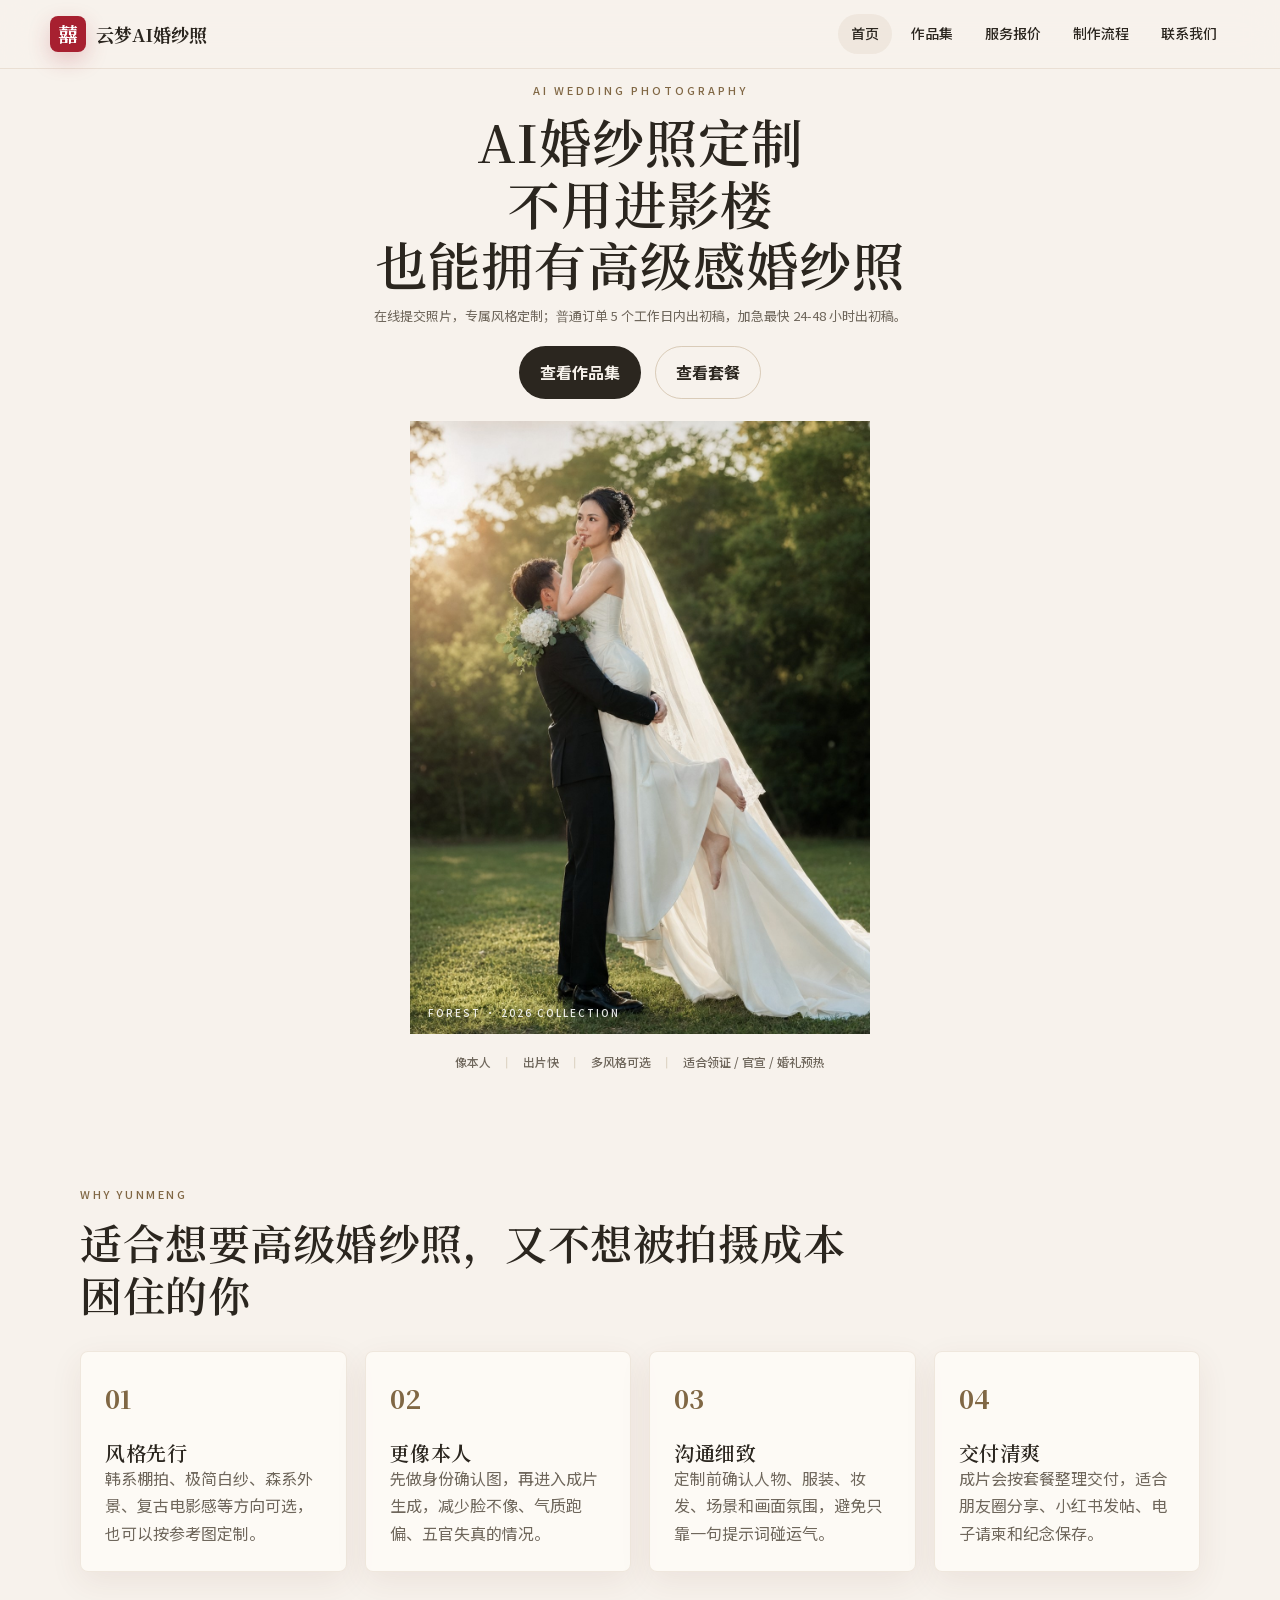
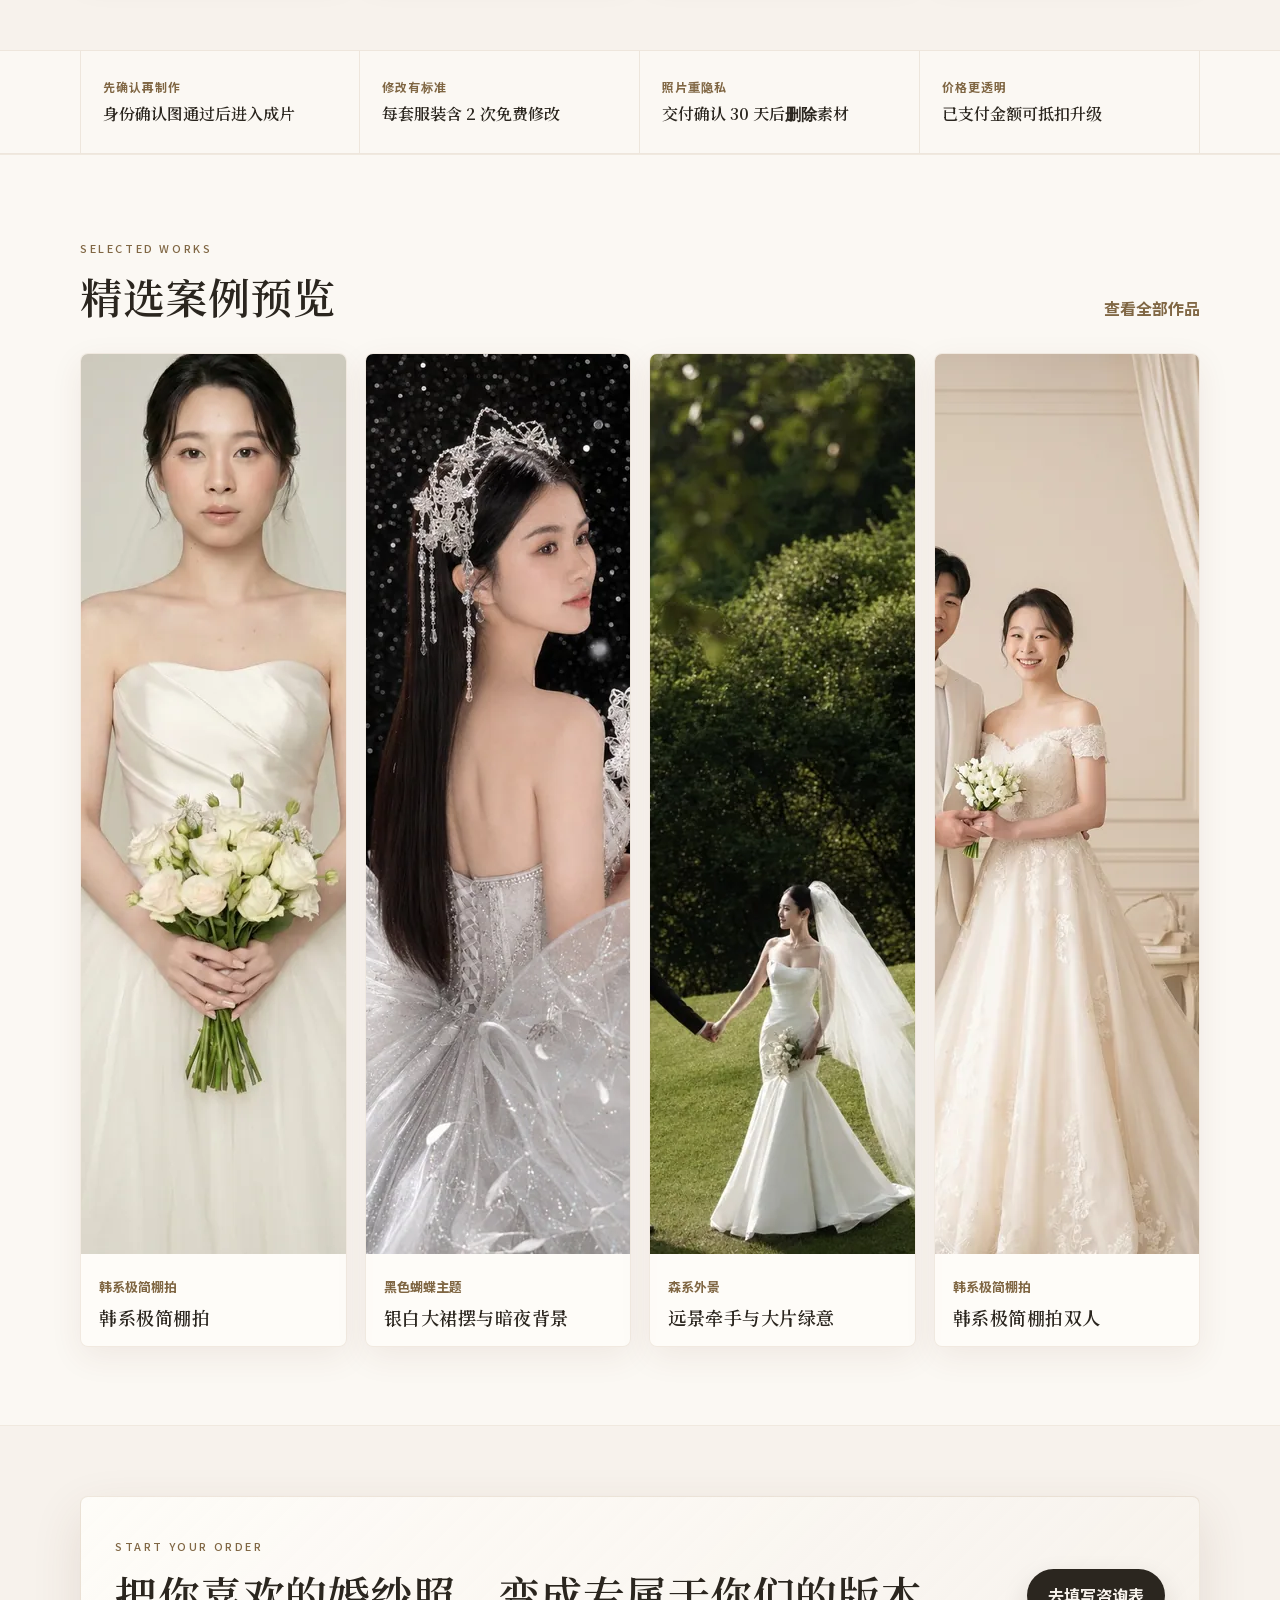
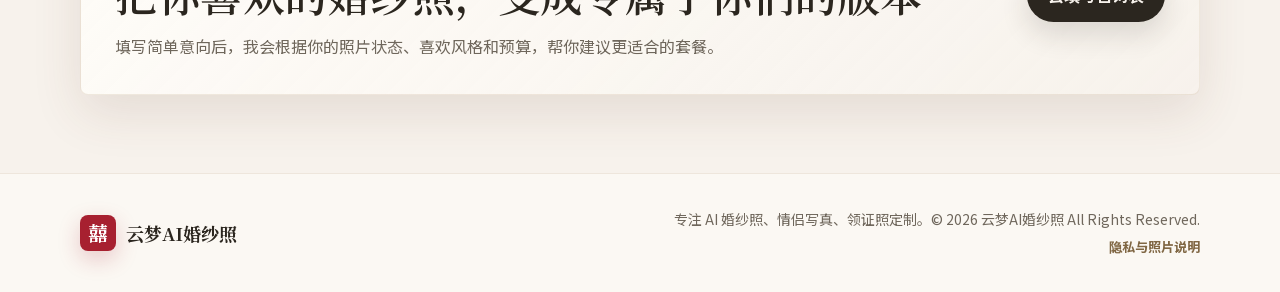
<file: index.html>
<!DOCTYPE html>
<html lang="zh-CN">
<head>
  <meta charset="UTF-8">
  <meta name="viewport" content="width=device-width, initial-scale=1.0">
  <meta name="description" content="云梦AI婚纱照，专注高级、温柔、真实的 AI 婚纱照定制服务。">
  <title>云梦AI婚纱照｜AI婚纱照定制服务</title>
  <link rel="icon" href="images/favicon.svg" type="image/svg+xml">
  <link rel="preload" as="image" href="images/forest-wedding-04.jpg">
  <link rel="stylesheet" href="css/style.css?v=20260710-phase4">
</head>
<body class="home-page">
  <header class="site-header">
    <nav class="nav-wrap" aria-label="主导航">
      <a class="brand" href="index.html" aria-label="云梦AI婚纱照首页">
        <span class="seal">囍</span>
        <span>云梦AI婚纱照</span>
      </a>
      <button class="nav-toggle" type="button" aria-label="展开导航" aria-expanded="false">
        <span></span>
        <span></span>
        <span></span>
      </button>
      <div class="nav-links">
        <a class="active" href="index.html">首页</a>
        <a href="portfolio.html">作品集</a>
        <a href="services.html">服务报价</a>
        <a href="process.html">制作流程</a>
        <a href="contact.html">联系我们</a>
      </div>
    </nav>
  </header>

  <main>
    <section class="hero hero-home">
      <div class="container hero-grid">
        <div class="hero-copy">
          <span class="hero-kicker">AI WEDDING PHOTOGRAPHY</span>
          <h1>AI婚纱照定制<br>不用进影楼<br>也能拥有高级感婚纱照</h1>
          <p>在线提交照片，专属风格定制；普通订单 5 个工作日内出初稿，加急最快 24-48 小时出初稿。</p>
          <div class="hero-actions">
            <a class="btn btn-primary" href="portfolio.html">查看作品集</a>
            <a class="btn btn-ghost" href="services.html">查看套餐</a>
          </div>
          <div class="hero-visual-card">
            <img src="images/forest-wedding-04.jpg" alt="云梦AI婚纱照森系外景主视觉" fetchpriority="high">
            <span class="hero-series-label">FOREST · 2026 COLLECTION</span>
          </div>
          <ul class="hero-pills" aria-label="服务特点">
            <li>像本人</li>
            <li>出片快</li>
            <li>多风格可选</li>
            <li>适合领证 / 官宣 / 婚礼预热</li>
          </ul>
        </div>
      </div>
    </section>

    <section class="section">
      <div class="container">
        <div class="section-heading">
          <span class="section-kicker">Why Yunmeng</span>
          <h2>适合想要高级婚纱照，又不想被拍摄成本困住的你</h2>
        </div>
        <div class="feature-grid">
          <article class="feature-card">
            <span class="feature-number">01</span>
            <h3>风格先行</h3>
            <p>韩系棚拍、极简白纱、森系外景、复古电影感等方向可选，也可以按参考图定制。</p>
          </article>
          <article class="feature-card">
            <span class="feature-number">02</span>
            <h3>更像本人</h3>
            <p>先做身份确认图，再进入成片生成，减少脸不像、气质跑偏、五官失真的情况。</p>
          </article>
          <article class="feature-card">
            <span class="feature-number">03</span>
            <h3>沟通细致</h3>
            <p>定制前确认人物、服装、妆发、场景和画面氛围，避免只靠一句提示词碰运气。</p>
          </article>
          <article class="feature-card">
            <span class="feature-number">04</span>
            <h3>交付清爽</h3>
            <p>成片会按套餐整理交付，适合朋友圈分享、小红书发帖、电子请柬和纪念保存。</p>
          </article>
        </div>
      </div>
    </section>

    <section class="trust-band" aria-label="服务承诺">
      <div class="container trust-grid">
        <div><span>先确认再制作</span><strong>身份确认图通过后进入成片</strong></div>
        <div><span>修改有标准</span><strong>每套服装含 2 次免费修改</strong></div>
        <div><span>照片重隐私</span><strong>交付确认 30 天后删除素材</strong></div>
        <div><span>价格更透明</span><strong>已支付金额可抵扣升级</strong></div>
      </div>
    </section>

    <section class="section section-soft">
      <div class="container">
        <div class="section-heading row-heading">
          <div>
            <span class="section-kicker">Selected Works</span>
            <h2>精选案例预览</h2>
          </div>
          <a class="text-link" href="portfolio.html">查看全部作品</a>
        </div>
        <div class="case-grid preview-grid" data-cases-target="featured"></div>
      </div>
    </section>

    <section class="section cta-band">
      <div class="container cta-inner">
        <div>
          <span class="section-kicker">Start Your Order</span>
          <h2>把你喜欢的婚纱照，变成专属于你们的版本</h2>
          <p>填写简单意向后，我会根据你的照片状态、喜欢风格和预算，帮你建议更适合的套餐。</p>
        </div>
        <a class="btn btn-primary" href="contact.html">去填写咨询表</a>
      </div>
    </section>
  </main>

  <footer class="site-footer">
    <div class="container footer-grid">
      <a class="brand" href="index.html">
        <span class="seal">囍</span>
        <span>云梦AI婚纱照</span>
      </a>
      <div class="footer-meta">
        <p>专注 AI 婚纱照、情侣写真、领证照定制。© 2026 云梦AI婚纱照 All Rights Reserved.</p>
        <a href="privacy.html">隐私与照片说明</a>
      </div>
    </div>
  </footer>

  <script src="js/cases.js?v=20260710-cms4"></script>
  <script src="js/main.js?v=20260710-contact2"></script>
</body>
</html>
</file>
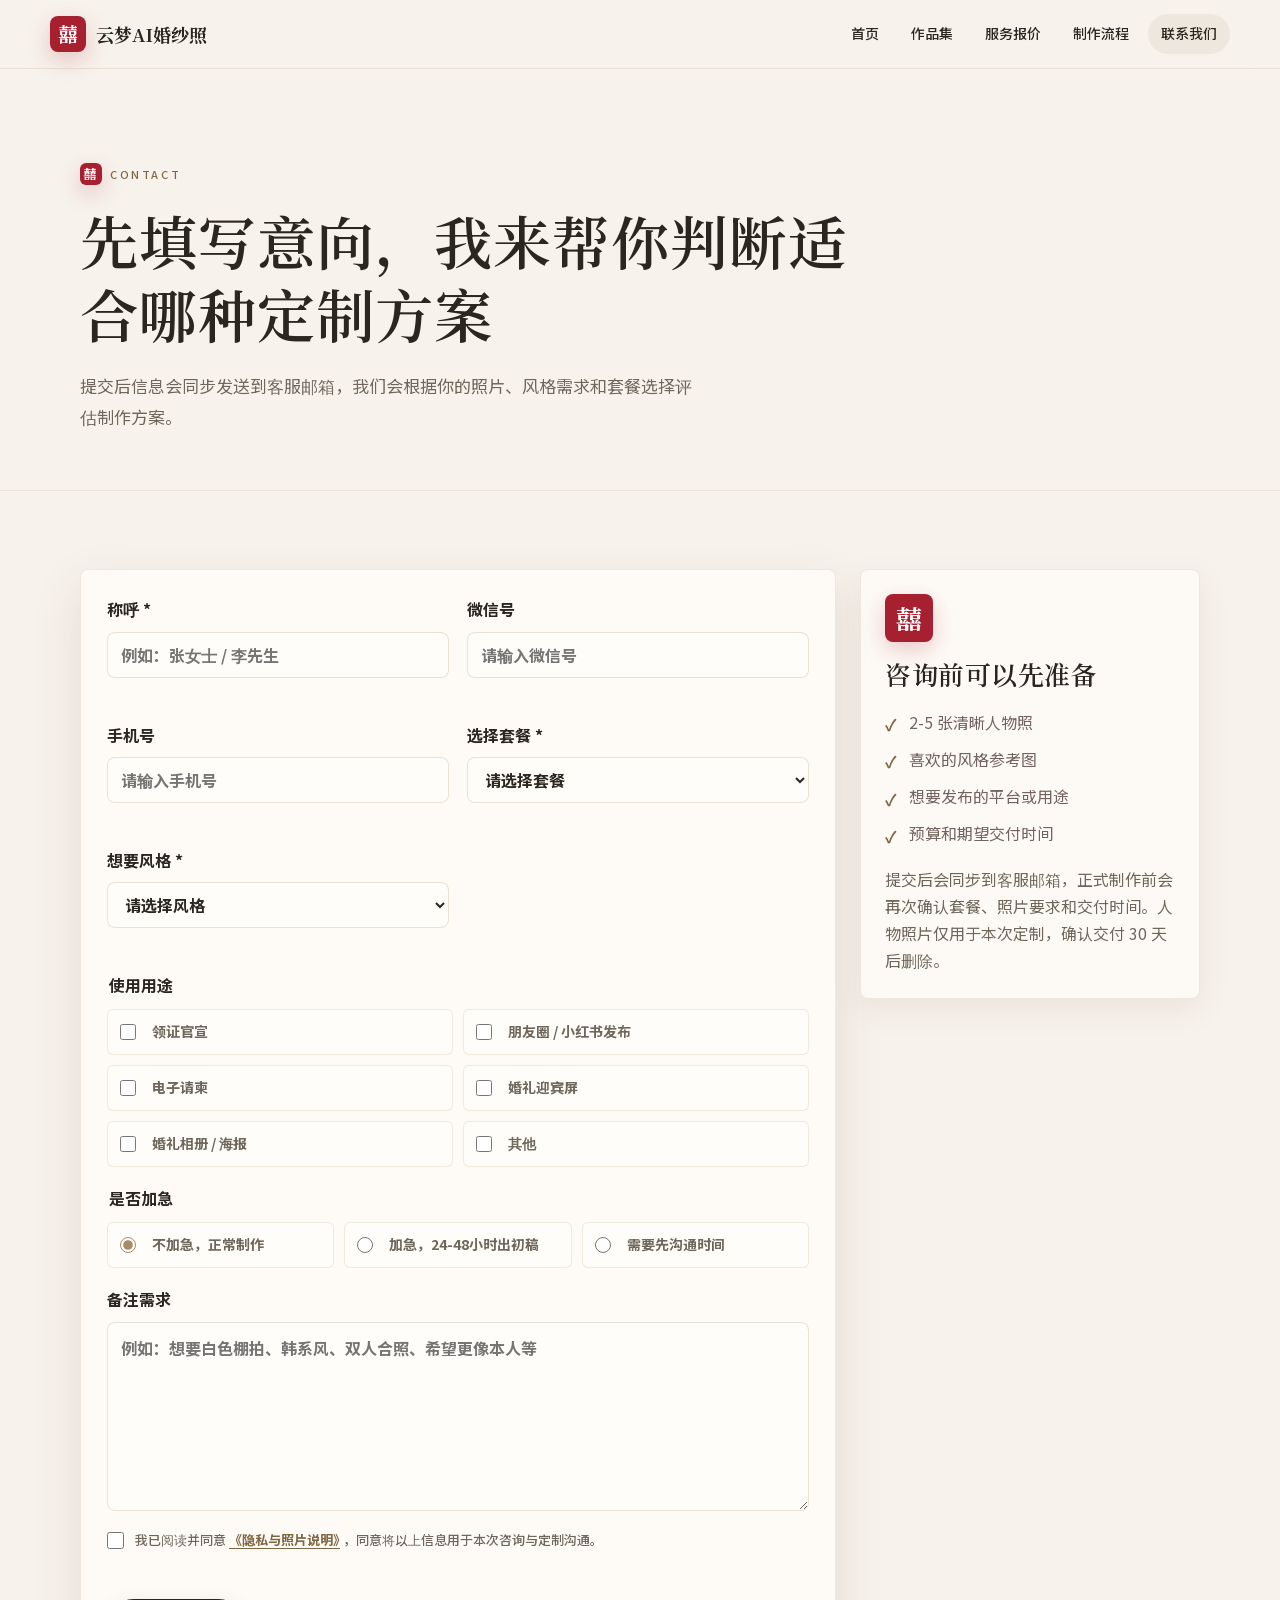
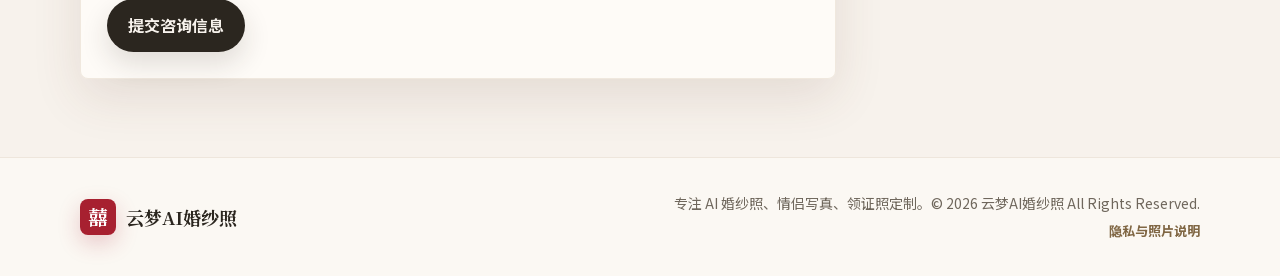
<file: contact.html>
<!DOCTYPE html>
<html lang="zh-CN">
<head>
  <meta charset="UTF-8">
  <meta name="viewport" content="width=device-width, initial-scale=1.0">
  <meta name="description" content="联系云梦AI婚纱照，填写 AI 婚纱照定制咨询表。">
  <title>联系我们｜云梦AI婚纱照</title>
  <link rel="icon" href="images/favicon.svg" type="image/svg+xml">
  <link rel="stylesheet" href="css/style.css?v=20260710-phase4">
</head>
<body>
  <header class="site-header">
    <nav class="nav-wrap" aria-label="主导航">
      <a class="brand" href="index.html"><span class="seal">囍</span><span>云梦AI婚纱照</span></a>
      <button class="nav-toggle" type="button" aria-label="展开导航" aria-expanded="false"><span></span><span></span><span></span></button>
      <div class="nav-links">
        <a href="index.html">首页</a>
        <a href="portfolio.html">作品集</a>
        <a href="services.html">服务报价</a>
        <a href="process.html">制作流程</a>
        <a class="active" href="contact.html">联系我们</a>
      </div>
    </nav>
  </header>

  <main>
    <section class="page-hero">
      <div class="container">
        <span class="eyebrow"><span class="mini-seal">囍</span> Contact</span>
        <h1>先填写意向，我来帮你判断适合哪种定制方案</h1>
        <p>提交后信息会同步发送到客服邮箱，我们会根据你的照片、风格需求和套餐选择评估制作方案。</p>
      </div>
    </section>

    <section class="section">
      <div class="container contact-layout">
        <div class="contact-main">
          <form class="order-form" id="contactForm" action="https://formspree.io/f/xqevoron" method="POST" novalidate>
            <div class="form-alert" id="formAlert" role="alert" aria-live="assertive" hidden></div>
            <div class="form-grid">
              <label>
                <span>称呼 *</span>
                <input type="text" name="name" placeholder="例如：张女士 / 李先生" required>
                <small class="error-message"></small>
              </label>
              <label>
                <span>微信号</span>
                <input type="text" name="wechat" placeholder="请输入微信号">
                <small class="error-message"></small>
              </label>
              <label>
                <span>手机号</span>
                <input type="tel" name="phone" placeholder="请输入手机号">
                <small class="error-message"></small>
              </label>
              <label>
                <span>选择套餐 *</span>
                <select name="package" id="packageSelect" data-package-select required>
                  <option value="">请选择套餐</option>
                  <option value="29.9元体验试拍版">29.9元体验试拍版</option>
                  <option value="199元效果确认版">199元效果确认版</option>
                  <option value="599元婚礼实用版">599元婚礼实用版</option>
                  <option value="999元婚礼全流程版">999元婚礼全流程版</option>
                  <option value="还不确定，想先咨询">还不确定，想先咨询</option>
                </select>
                <small class="error-message"></small>
              </label>
              <label>
                <span>想要风格 *</span>
                <select name="style" data-style-select required>
                  <option value="">请选择风格</option>
                  <option value="韩系极简棚拍">韩系极简棚拍</option>
                  <option value="森系外景">森系外景</option>
                  <option value="黑色蝴蝶主题">黑色蝴蝶主题</option>
                  <option value="还不确定，需要推荐">还不确定，需要推荐</option>
                </select>
                <small class="error-message"></small>
              </label>
            </div>
            <fieldset class="option-field">
              <legend>使用用途</legend>
              <div class="option-grid">
                <label class="choice-item"><input type="checkbox" name="usage" value="领证官宣"><span>领证官宣</span></label>
                <label class="choice-item"><input type="checkbox" name="usage" value="朋友圈 / 小红书发布"><span>朋友圈 / 小红书发布</span></label>
                <label class="choice-item"><input type="checkbox" name="usage" value="电子请柬"><span>电子请柬</span></label>
                <label class="choice-item"><input type="checkbox" name="usage" value="婚礼迎宾屏"><span>婚礼迎宾屏</span></label>
                <label class="choice-item"><input type="checkbox" name="usage" value="婚礼相册 / 海报"><span>婚礼相册 / 海报</span></label>
                <label class="choice-item"><input type="checkbox" name="usage" value="其他"><span>其他</span></label>
              </div>
            </fieldset>
            <fieldset class="option-field">
              <legend>是否加急</legend>
              <div class="option-grid urgent-grid">
                <label class="choice-item"><input type="radio" name="urgent" value="不加急，正常制作" checked><span>不加急，正常制作</span></label>
                <label class="choice-item"><input type="radio" name="urgent" value="加急，24-48小时出初稿"><span>加急，24-48小时出初稿</span></label>
                <label class="choice-item"><input type="radio" name="urgent" value="需要先沟通时间"><span>需要先沟通时间</span></label>
              </div>
            </fieldset>
            <label class="textarea-label">
              <span>备注需求</span>
              <textarea name="message" rows="6" placeholder="例如：想要白色棚拍、韩系风、双人合照、希望更像本人等"></textarea>
            </label>
            <label class="privacy-consent">
              <input type="checkbox" name="privacyConsent" value="已阅读并同意" required>
              <span>我已阅读并同意<a href="privacy.html" target="_blank" rel="noopener">《隐私与照片说明》</a>，同意将以上信息用于本次咨询与定制沟通。</span>
              <small class="error-message"></small>
            </label>
            <button class="btn btn-primary form-submit" type="submit" id="contactSubmit">提交咨询信息</button>
          </form>

          <div class="success-panel contact-result" id="successPanel" hidden>
            <div class="summary-card">
              <div class="result-icon" id="resultIcon" aria-hidden="true">✓</div>
              <h2 id="submitTitle">咨询信息已接收</h2>
              <p id="submitStatus">你的 AI 婚纱照定制需求已成功提交，系统已同步发送到客服邮箱。我们会尽快通过你填写的微信号或手机号与你联系。</p>
              <p class="submit-note" id="submitNote">为了更快确认制作方案，你也可以主动添加客服微信，发送人物照片和参考风格图。</p>
              <p class="submit-meta" id="submitMeta"></p>
              <details class="submission-details" id="contactDetails">
                <summary>查看我提交的内容</summary>
                <dl id="contactDetailsList"></dl>
              </details>
              <div class="copy-actions">
                <button class="btn btn-primary" type="button" id="copyWechatBtn">复制客服微信</button>
                <button class="btn btn-ghost" type="button" id="retryContactBtn" hidden>返回表单重试</button>
              </div>
            </div>
            <div class="wechat-card">
              <div>
                <h2>添加客服微信</h2>
                <p class="wechat-id">客服微信：<strong id="serviceWechat">mengjianqiang0918</strong></p>
                <p>复制微信号后，请添加客服微信。后续请根据客服提示发送人物照片和参考风格图。</p>
              </div>
              <div class="qr-placeholder">
                <img src="images/wechat-qr.jpg" alt="客服微信 mengjianqiang0918 二维码" width="888" height="1134" loading="lazy" decoding="async">
              </div>
            </div>
          </div>
        </div>

        <aside class="contact-card">
          <span class="seal large-seal">囍</span>
          <h2>咨询前可以先准备</h2>
          <ul class="check-list">
            <li>2-5 张清晰人物照</li>
            <li>喜欢的风格参考图</li>
            <li>想要发布的平台或用途</li>
            <li>预算和期望交付时间</li>
          </ul>
          <p>提交后会同步到客服邮箱，正式制作前会再次确认套餐、照片要求和交付时间。人物照片仅用于本次定制，确认交付 30 天后删除。</p>
        </aside>
      </div>

    </section>
  </main>

  <footer class="site-footer">
    <div class="container footer-grid">
      <a class="brand" href="index.html"><span class="seal">囍</span><span>云梦AI婚纱照</span></a>
      <div class="footer-meta">
        <p>专注 AI 婚纱照、情侣写真、领证照定制。© 2026 云梦AI婚纱照 All Rights Reserved.</p>
        <a href="privacy.html">隐私与照片说明</a>
      </div>
    </div>
  </footer>

  <script src="js/cases.js?v=20260710-cms4"></script>
  <script src="js/main.js?v=20260710-contact2"></script>
</body>
</html>
</file>
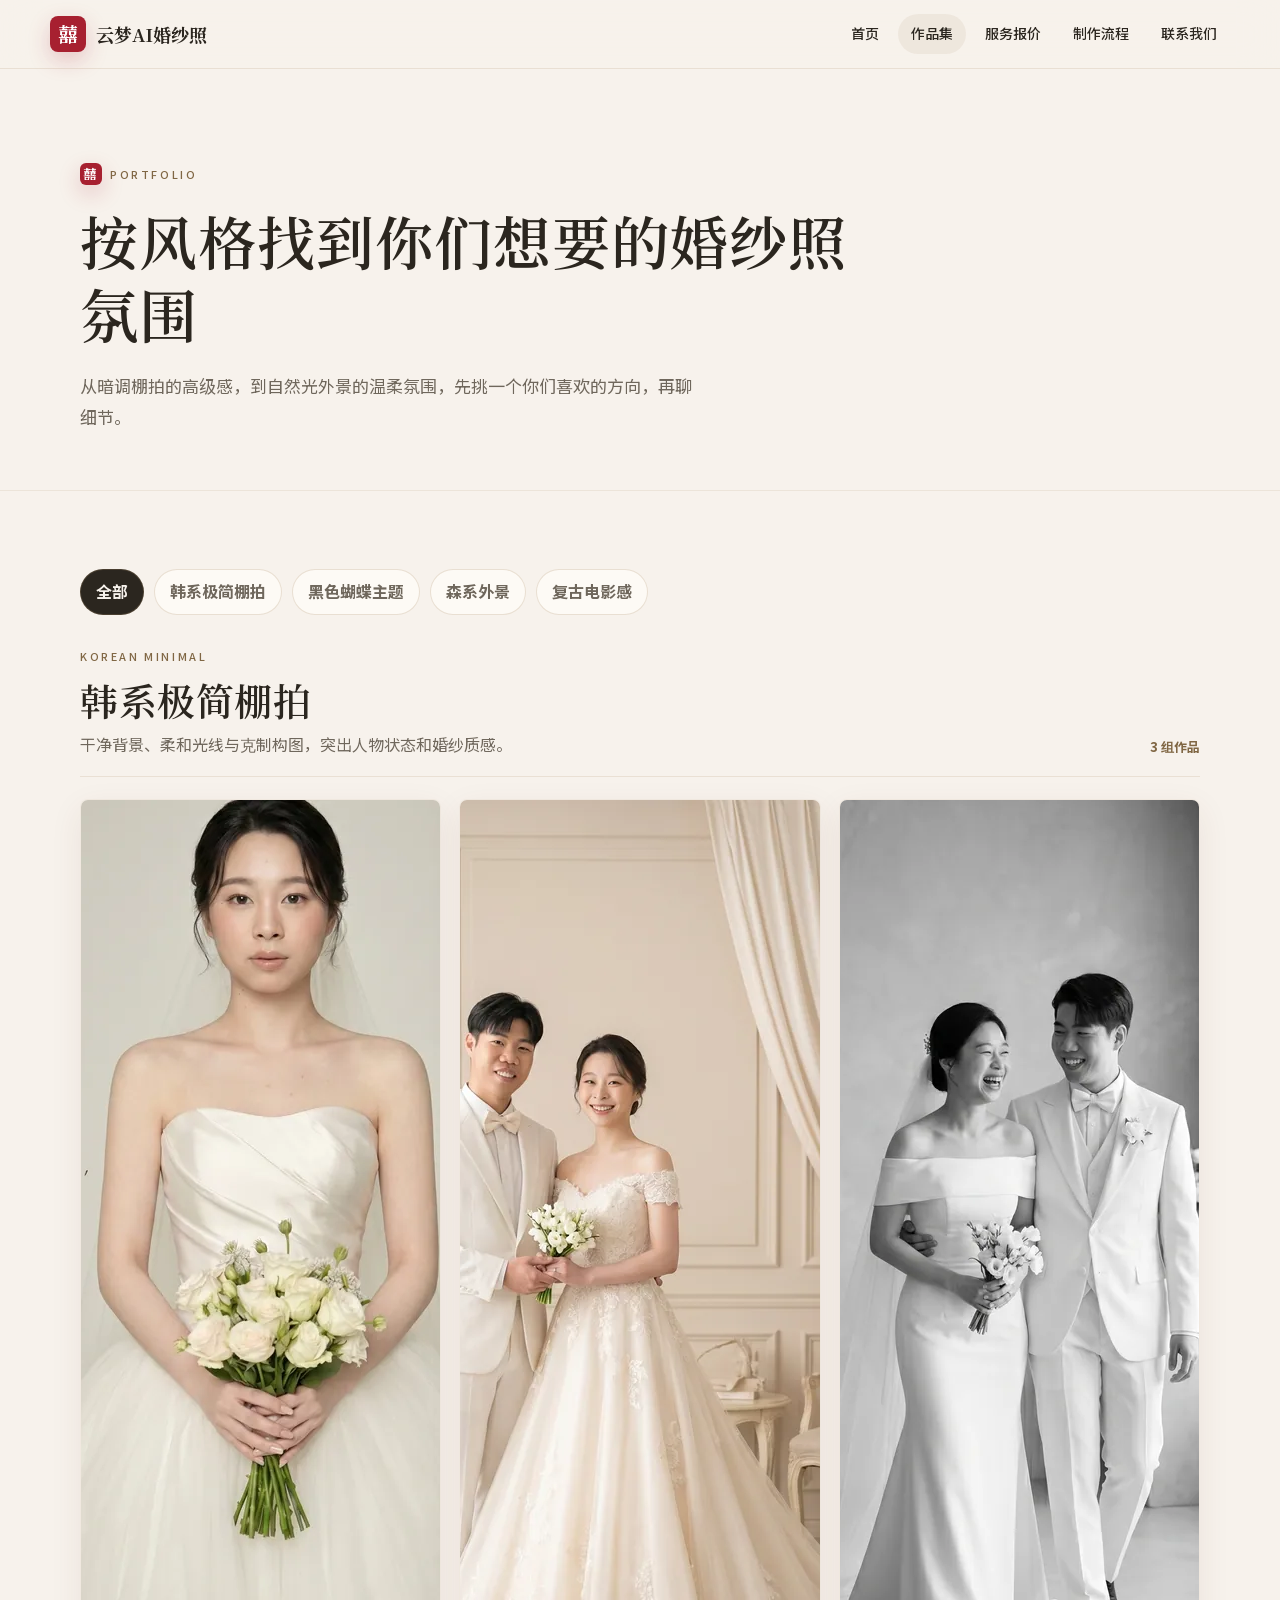
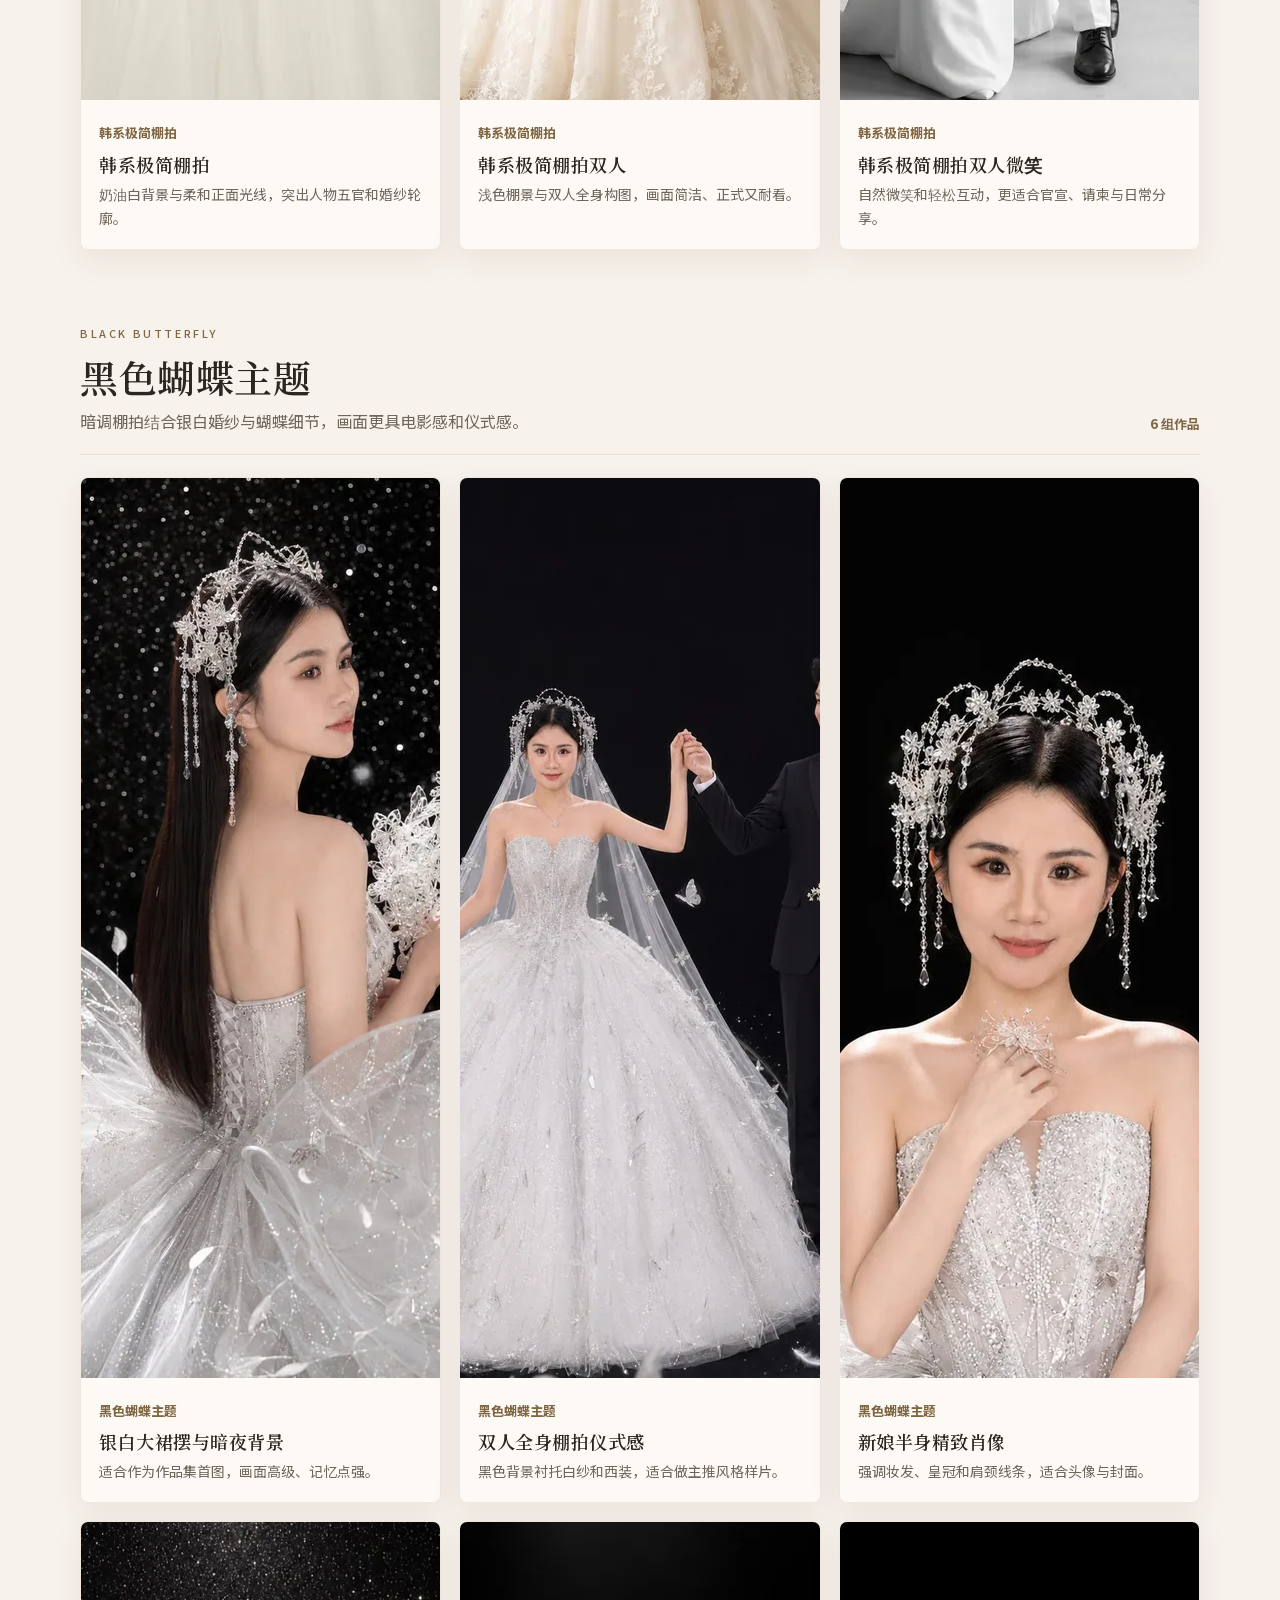
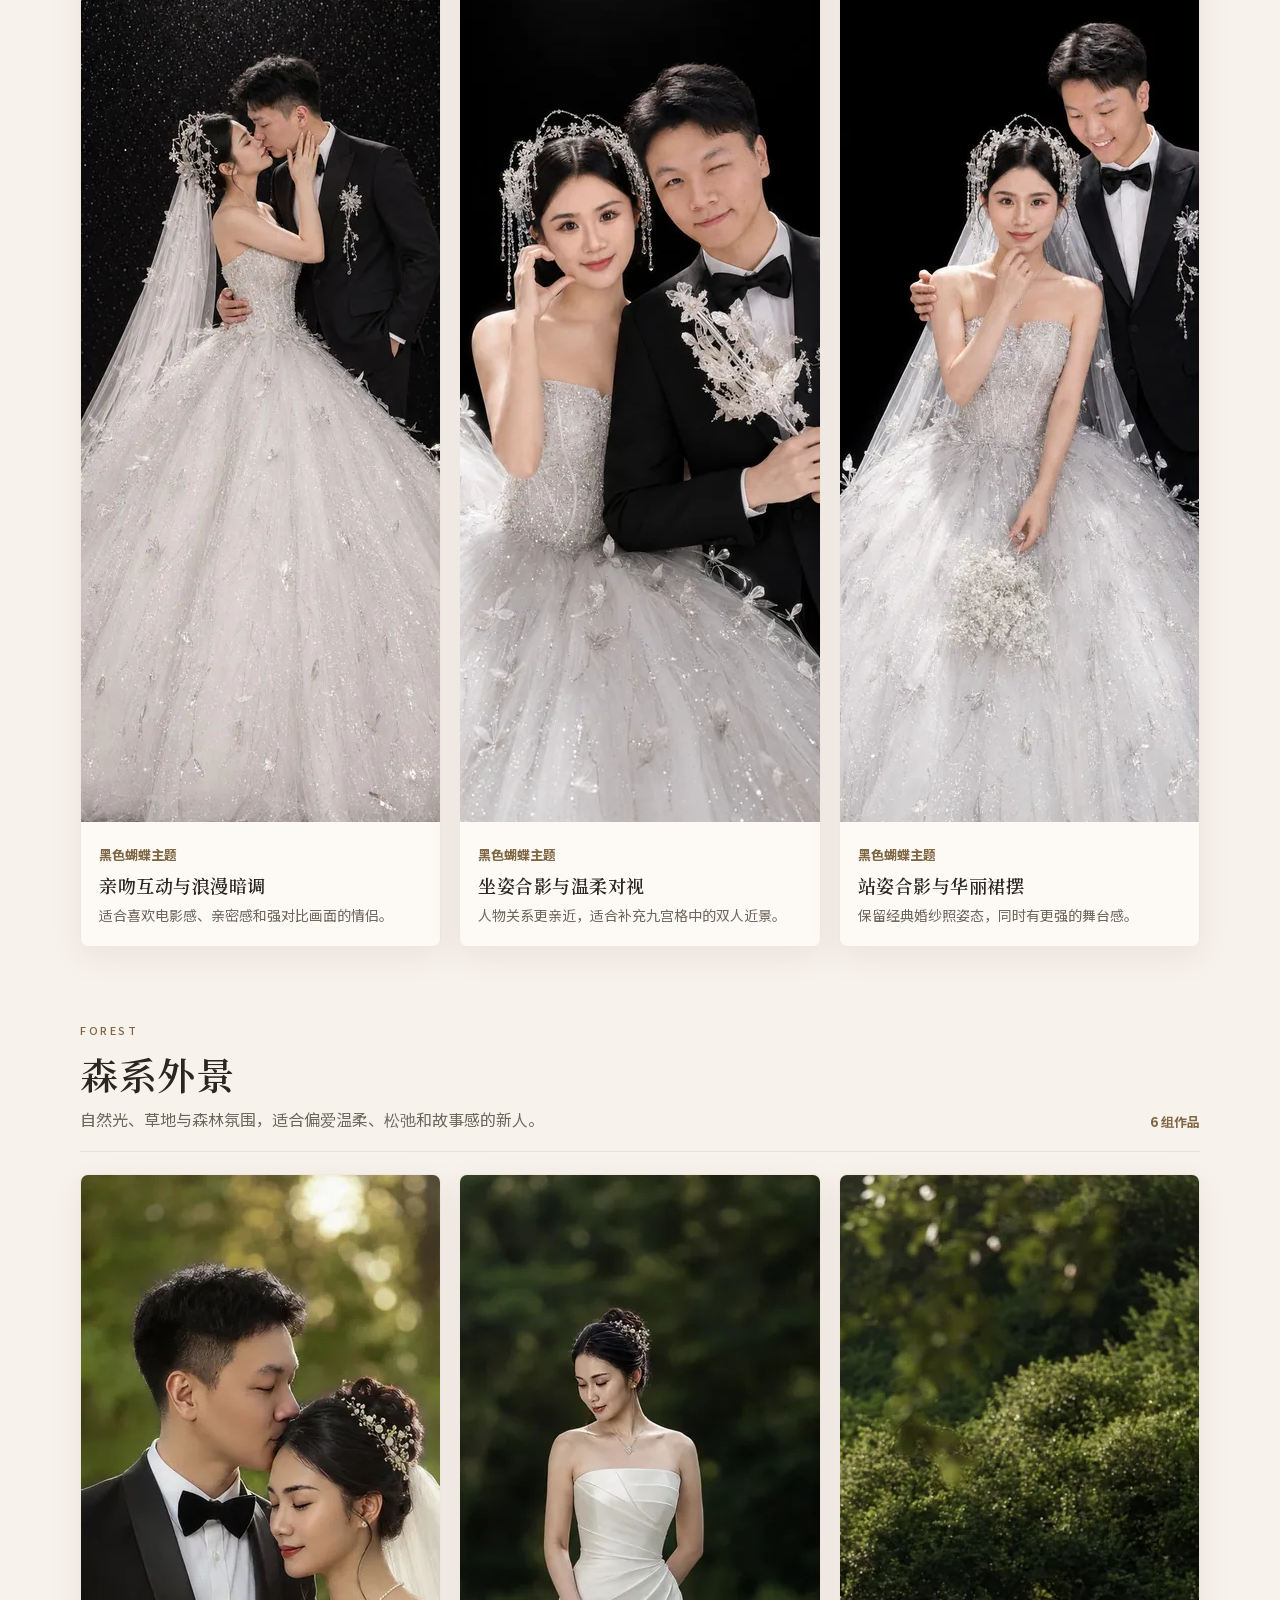
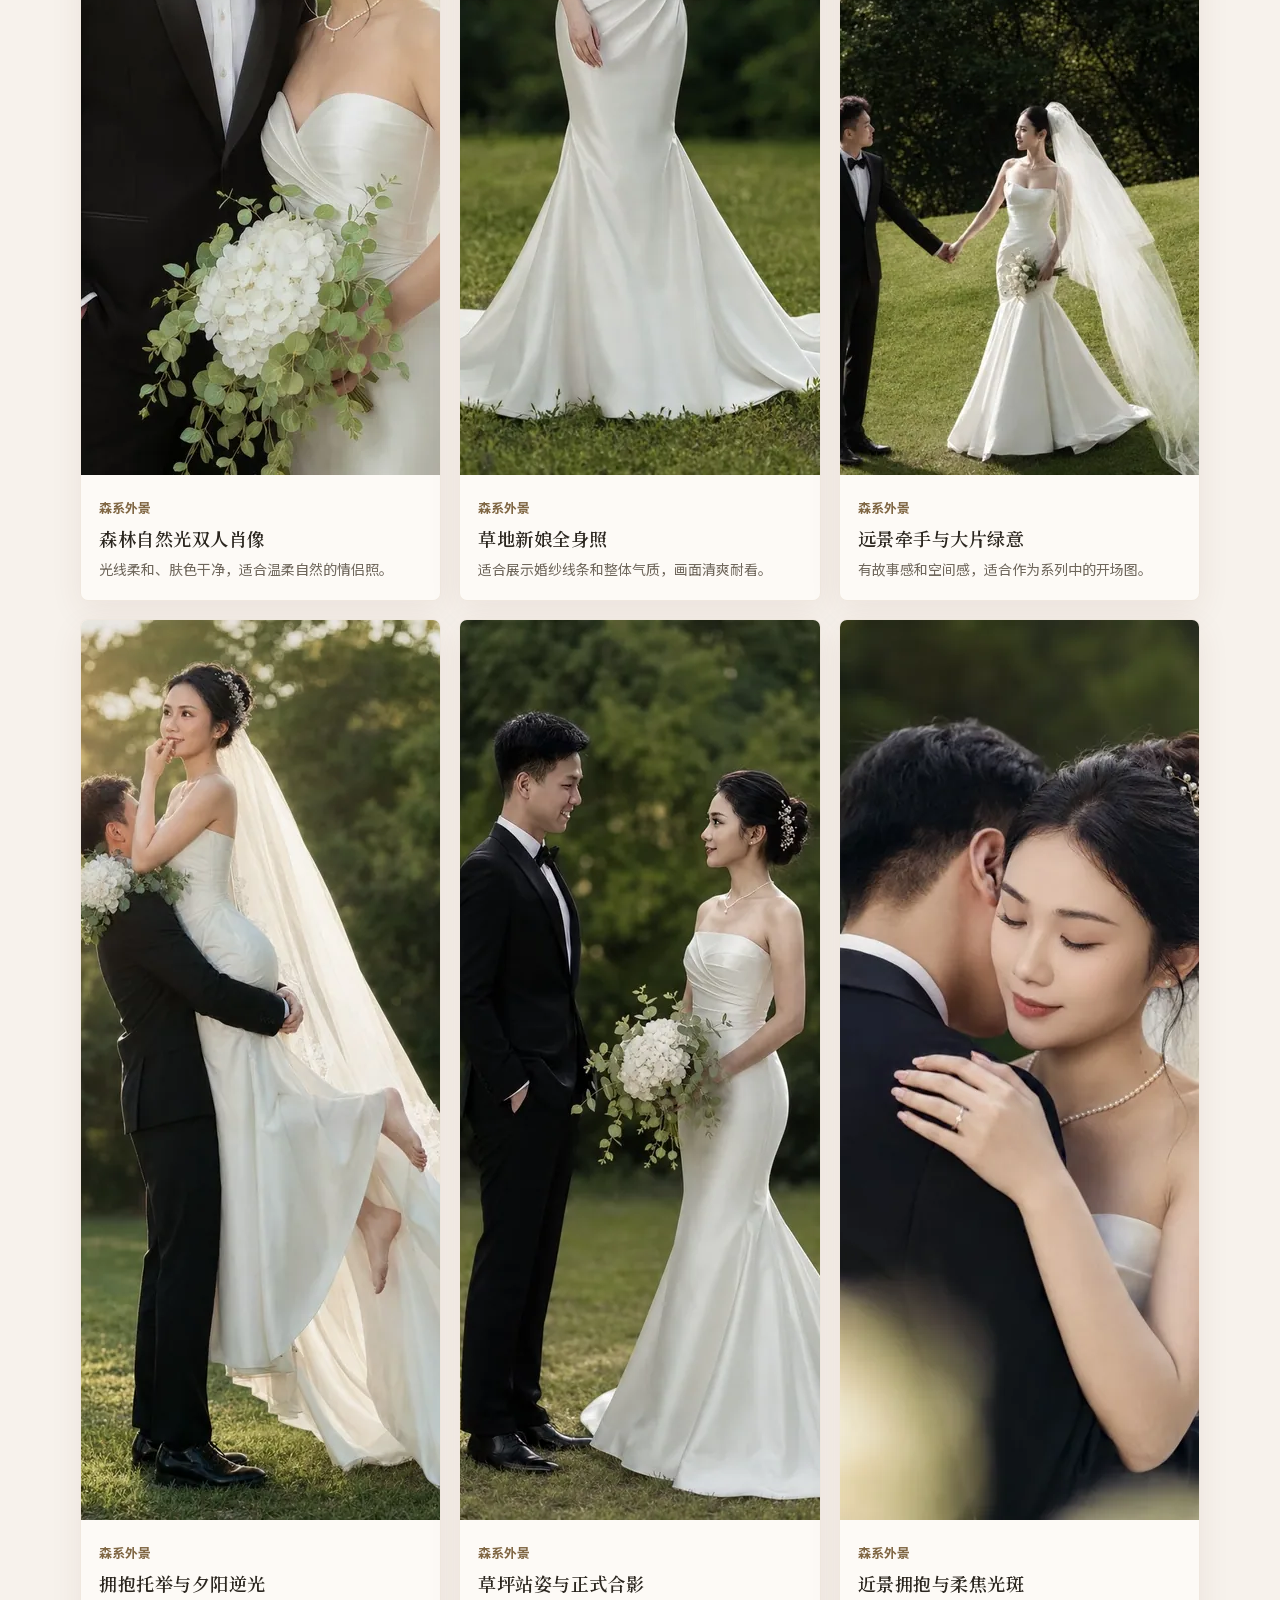
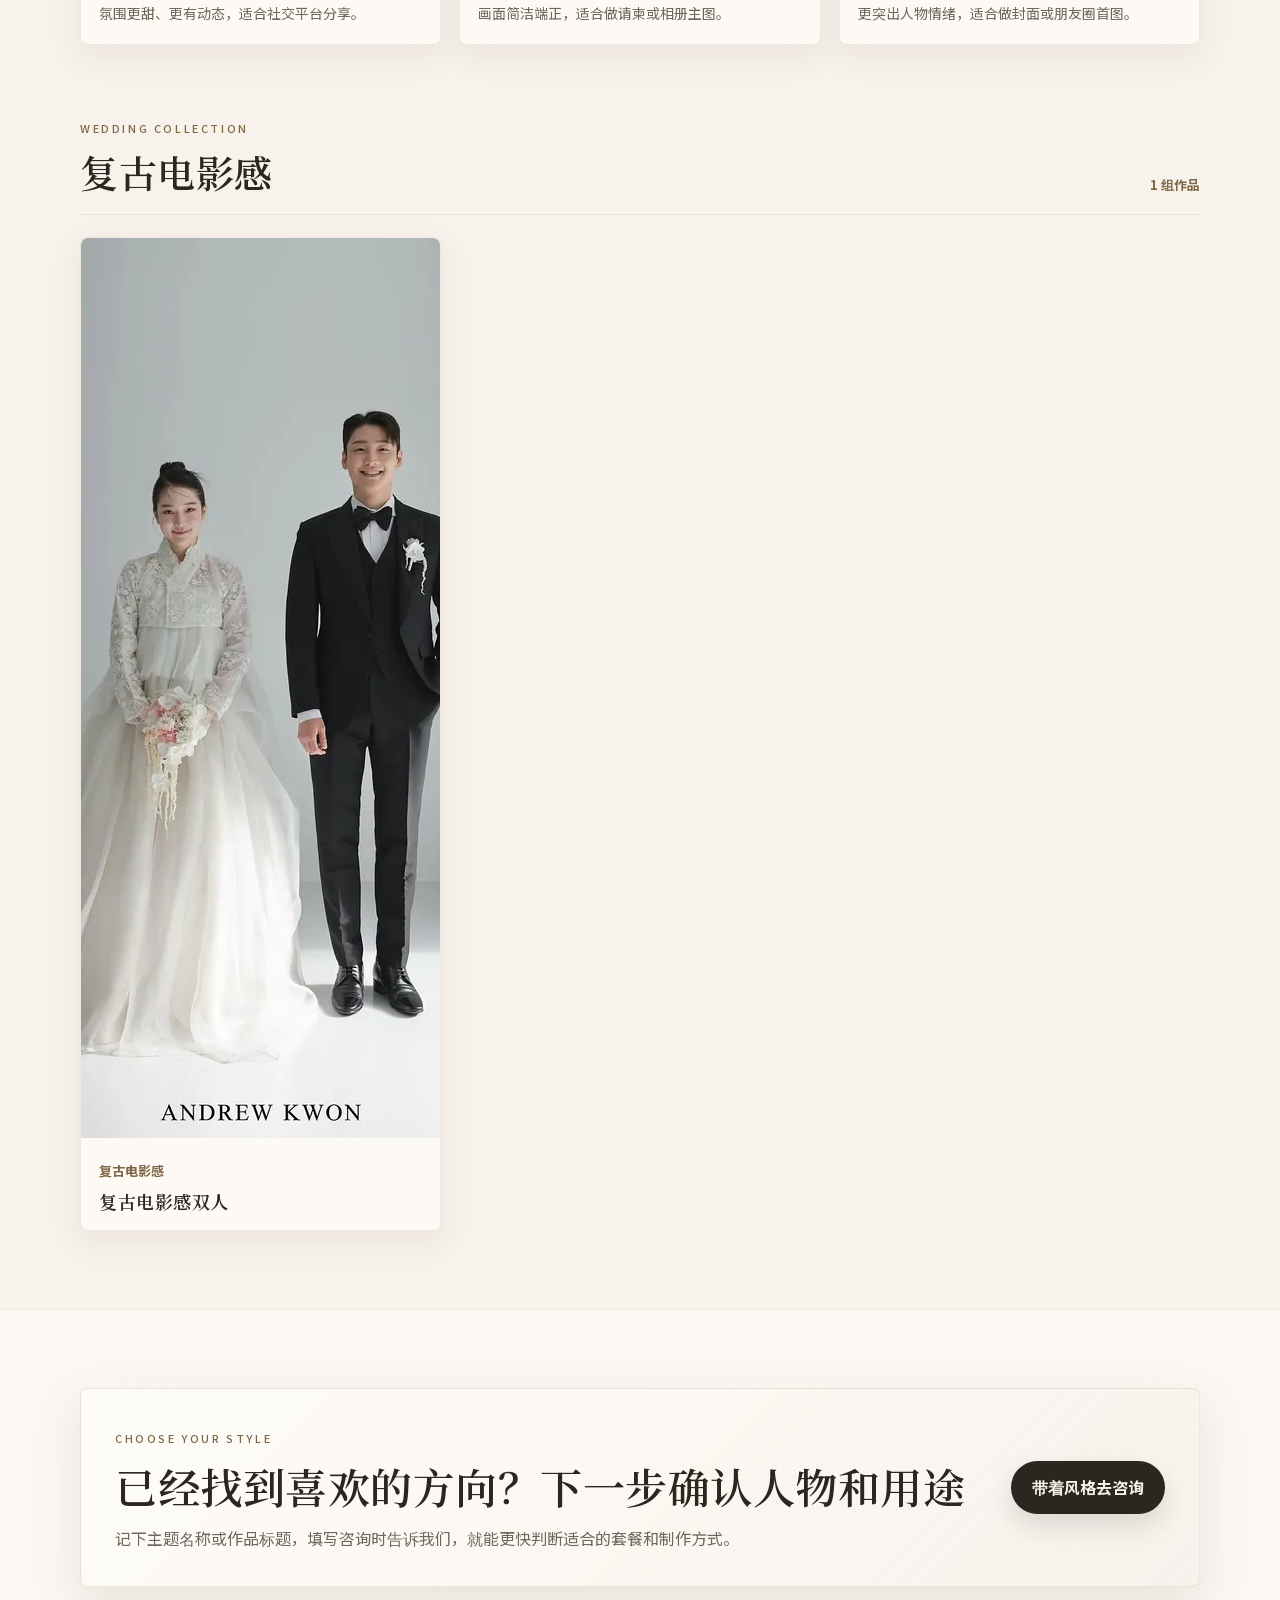
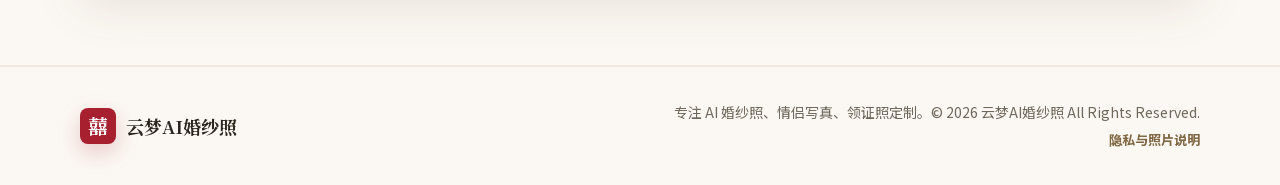
<file: portfolio.html>
<!DOCTYPE html>
<html lang="zh-CN">
<head>
  <meta charset="UTF-8">
  <meta name="viewport" content="width=device-width, initial-scale=1.0">
  <meta name="description" content="云梦AI婚纱照作品集，展示黑色蝴蝶主题、森系外景等真实 AI 婚纱照案例。">
  <title>作品集｜云梦AI婚纱照</title>
  <link rel="icon" href="images/favicon.svg" type="image/svg+xml">
  <link rel="stylesheet" href="css/style.css?v=20260710-phase4">
</head>
<body>
  <header class="site-header">
    <nav class="nav-wrap" aria-label="主导航">
      <a class="brand" href="index.html"><span class="seal">囍</span><span>云梦AI婚纱照</span></a>
      <button class="nav-toggle" type="button" aria-label="展开导航" aria-expanded="false"><span></span><span></span><span></span></button>
      <div class="nav-links">
        <a href="index.html">首页</a>
        <a class="active" href="portfolio.html">作品集</a>
        <a href="services.html">服务报价</a>
        <a href="process.html">制作流程</a>
        <a href="contact.html">联系我们</a>
      </div>
    </nav>
  </header>

  <main>
    <section class="page-hero">
      <div class="container">
        <span class="eyebrow"><span class="mini-seal">囍</span> Portfolio</span>
        <h1>按风格找到你们想要的婚纱照氛围</h1>
        <p>从暗调棚拍的高级感，到自然光外景的温柔氛围，先挑一个你们喜欢的方向，再聊细节。</p>
      </div>
    </section>

    <section class="section">
      <div class="container">
        <div class="filter-bar" aria-label="作品风格筛选">
          <button class="filter-chip active" type="button" data-filter="all">全部</button>
        </div>

        <div class="portfolio-collections" data-cases-target="portfolio"></div>
      </div>
    </section>

    <section class="section section-soft">
      <div class="container cta-inner">
        <div>
          <span class="section-kicker">Choose Your Style</span>
          <h2>已经找到喜欢的方向？下一步确认人物和用途</h2>
          <p>记下主题名称或作品标题，填写咨询时告诉我们，就能更快判断适合的套餐和制作方式。</p>
        </div>
        <a class="btn btn-primary" href="contact.html">带着风格去咨询</a>
      </div>
    </section>
  </main>

  <footer class="site-footer">
    <div class="container footer-grid">
      <a class="brand" href="index.html"><span class="seal">囍</span><span>云梦AI婚纱照</span></a>
      <div class="footer-meta">
        <p>专注 AI 婚纱照、情侣写真、领证照定制。© 2026 云梦AI婚纱照 All Rights Reserved.</p>
        <a href="privacy.html">隐私与照片说明</a>
      </div>
    </div>
  </footer>

  <script src="js/cases.js?v=20260710-cms4"></script>
  <script src="js/main.js?v=20260710-contact2"></script>
</body>
</html>
</file>
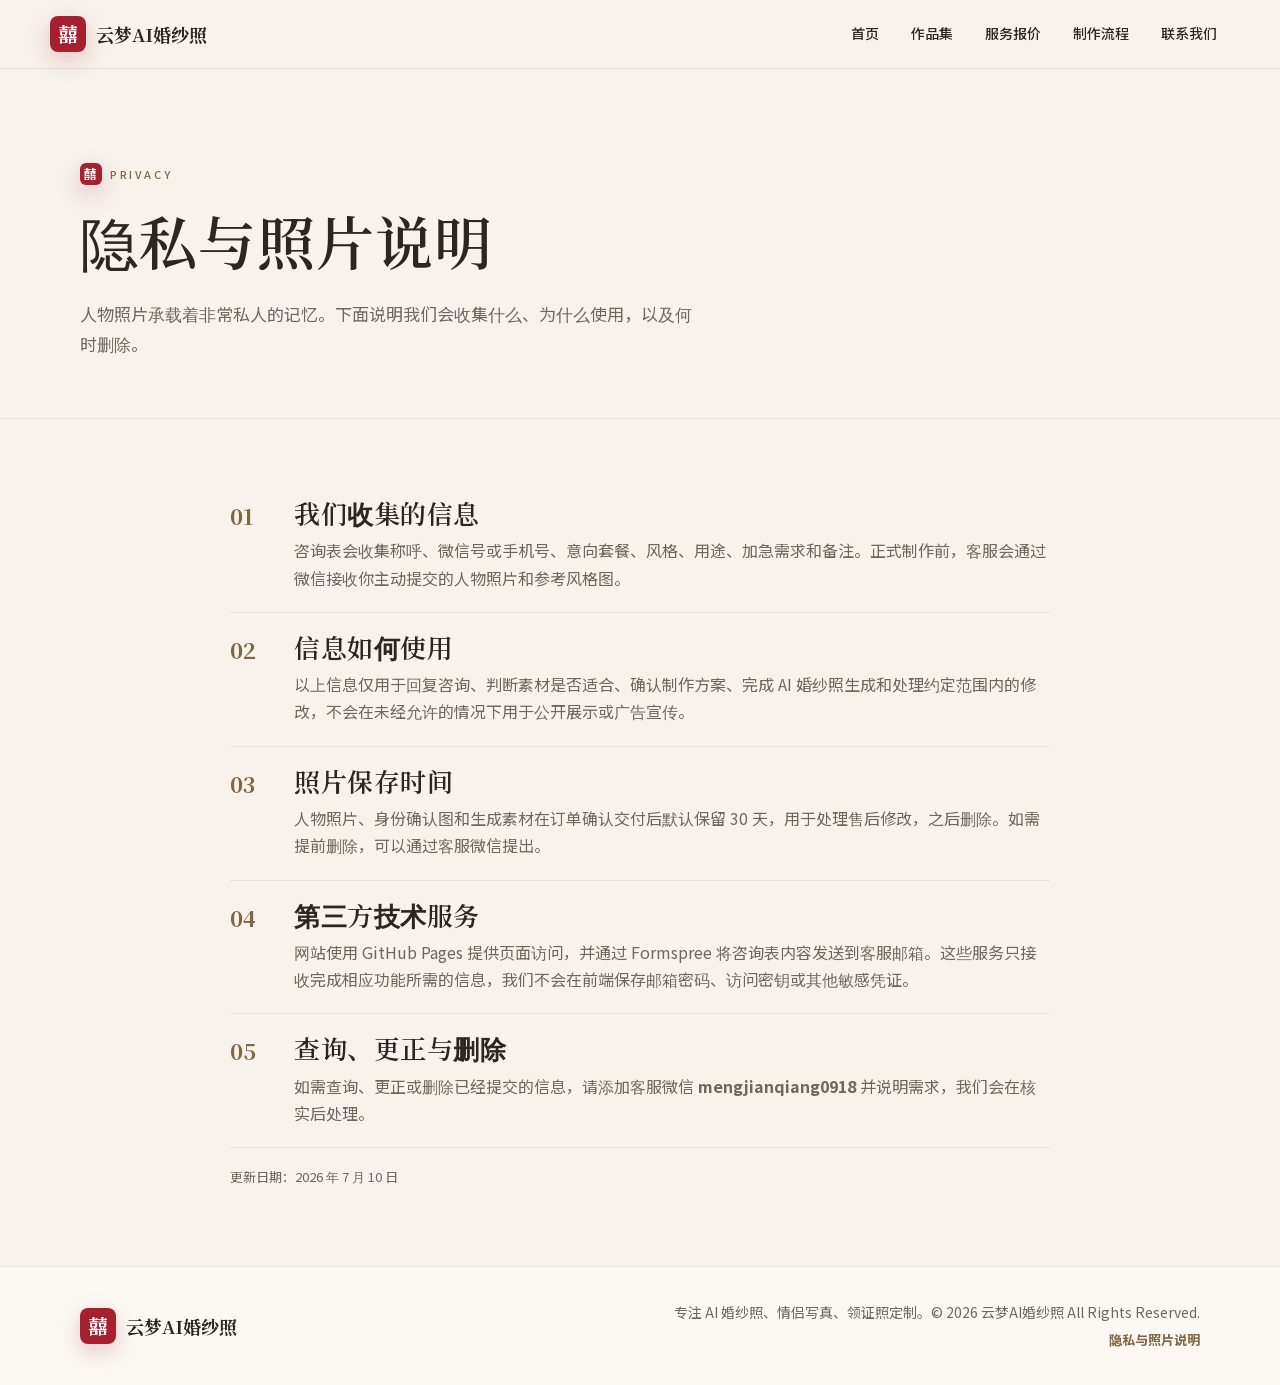
<file: privacy.html>
<!DOCTYPE html>
<html lang="zh-CN">
<head>
  <meta charset="UTF-8">
  <meta name="viewport" content="width=device-width, initial-scale=1.0">
  <meta name="description" content="云梦AI婚纱照隐私与照片处理说明，介绍咨询信息、人物照片和生成素材的使用与保留方式。">
  <title>隐私与照片说明｜云梦AI婚纱照</title>
  <link rel="icon" href="images/favicon.svg" type="image/svg+xml">
  <link rel="stylesheet" href="css/style.css?v=20260710-phase4">
</head>
<body>
  <header class="site-header">
    <nav class="nav-wrap" aria-label="主导航">
      <a class="brand" href="index.html"><span class="seal">囍</span><span>云梦AI婚纱照</span></a>
      <button class="nav-toggle" type="button" aria-label="展开导航" aria-expanded="false"><span></span><span></span><span></span></button>
      <div class="nav-links">
        <a href="index.html">首页</a>
        <a href="portfolio.html">作品集</a>
        <a href="services.html">服务报价</a>
        <a href="process.html">制作流程</a>
        <a href="contact.html">联系我们</a>
      </div>
    </nav>
  </header>

  <main>
    <section class="page-hero">
      <div class="container">
        <span class="eyebrow"><span class="mini-seal">囍</span> Privacy</span>
        <h1>隐私与照片说明</h1>
        <p>人物照片承载着非常私人的记忆。下面说明我们会收集什么、为什么使用，以及何时删除。</p>
      </div>
    </section>

    <section class="section">
      <div class="container narrow privacy-content">
        <article>
          <span>01</span>
          <div><h2>我们收集的信息</h2><p>咨询表会收集称呼、微信号或手机号、意向套餐、风格、用途、加急需求和备注。正式制作前，客服会通过微信接收你主动提交的人物照片和参考风格图。</p></div>
        </article>
        <article>
          <span>02</span>
          <div><h2>信息如何使用</h2><p>以上信息仅用于回复咨询、判断素材是否适合、确认制作方案、完成 AI 婚纱照生成和处理约定范围内的修改，不会在未经允许的情况下用于公开展示或广告宣传。</p></div>
        </article>
        <article>
          <span>03</span>
          <div><h2>照片保存时间</h2><p>人物照片、身份确认图和生成素材在订单确认交付后默认保留 30 天，用于处理售后修改，之后删除。如需提前删除，可以通过客服微信提出。</p></div>
        </article>
        <article>
          <span>04</span>
          <div><h2>第三方技术服务</h2><p>网站使用 GitHub Pages 提供页面访问，并通过 Formspree 将咨询表内容发送到客服邮箱。这些服务只接收完成相应功能所需的信息，我们不会在前端保存邮箱密码、访问密钥或其他敏感凭证。</p></div>
        </article>
        <article>
          <span>05</span>
          <div><h2>查询、更正与删除</h2><p>如需查询、更正或删除已经提交的信息，请添加客服微信 <strong>mengjianqiang0918</strong> 并说明需求，我们会在核实后处理。</p></div>
        </article>
        <p class="privacy-date">更新日期：2026 年 7 月 10 日</p>
      </div>
    </section>
  </main>

  <footer class="site-footer">
    <div class="container footer-grid">
      <a class="brand" href="index.html"><span class="seal">囍</span><span>云梦AI婚纱照</span></a>
      <div class="footer-meta">
        <p>专注 AI 婚纱照、情侣写真、领证照定制。© 2026 云梦AI婚纱照 All Rights Reserved.</p>
        <a href="privacy.html" aria-current="page">隐私与照片说明</a>
      </div>
    </div>
  </footer>

  <script src="js/main.js?v=20260710-contact2"></script>
</body>
</html>
</file>
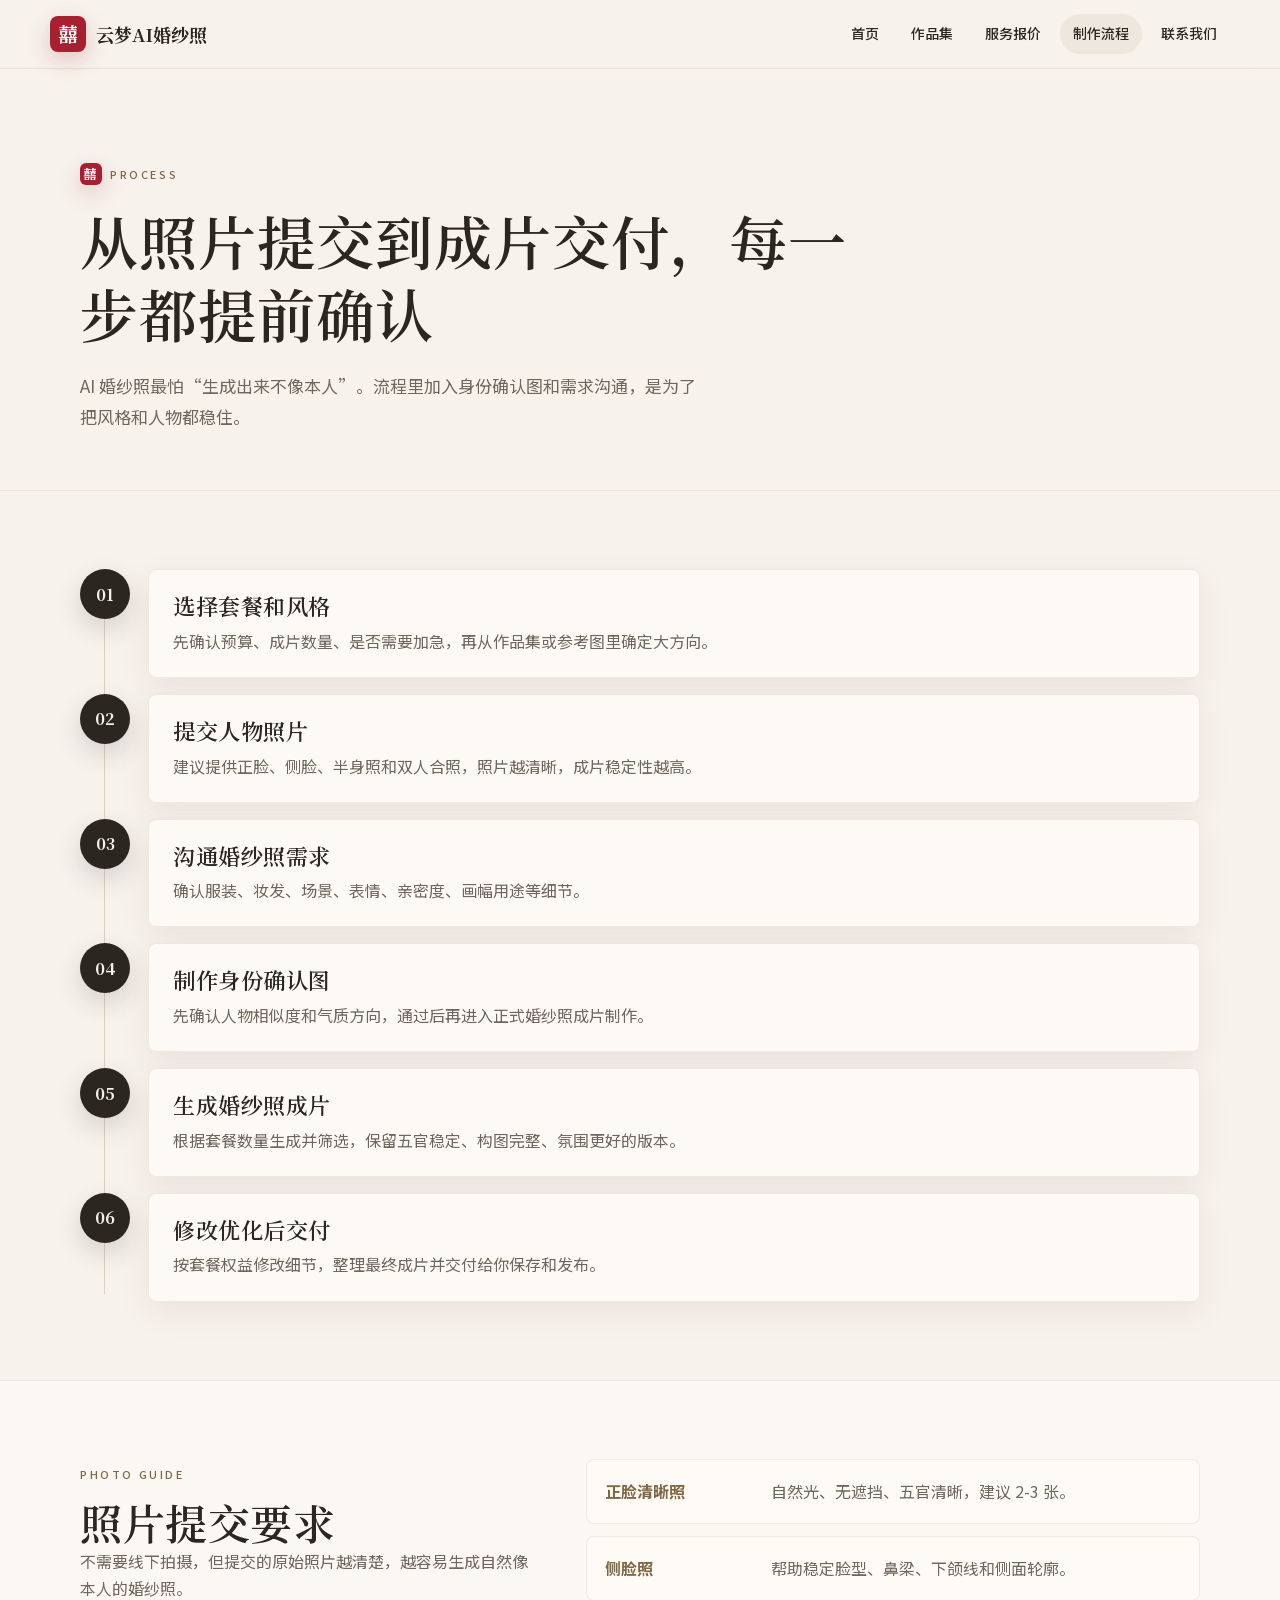
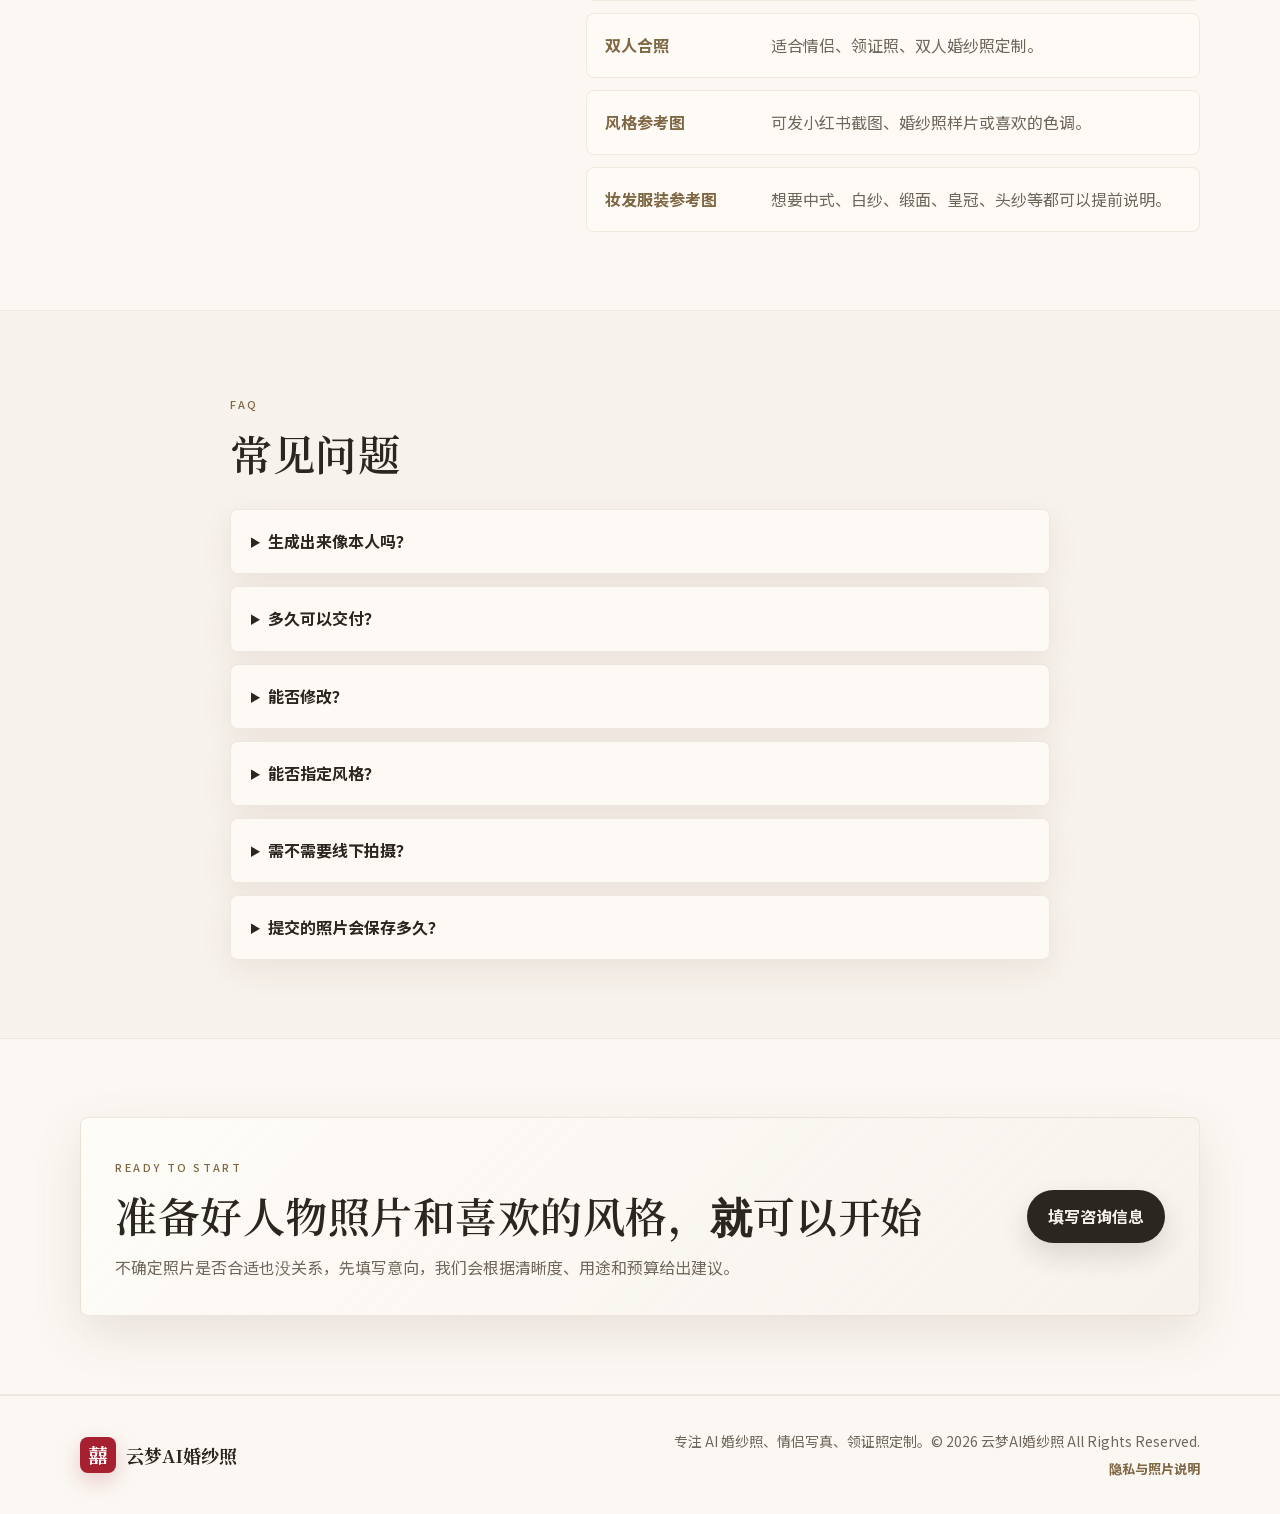
<file: process.html>
<!DOCTYPE html>
<html lang="zh-CN">
<head>
  <meta charset="UTF-8">
  <meta name="viewport" content="width=device-width, initial-scale=1.0">
  <meta name="description" content="云梦AI婚纱照制作流程，包含套餐选择、照片提交、需求沟通、身份确认图、生成成片和修改交付。">
  <title>制作流程｜云梦AI婚纱照</title>
  <link rel="icon" href="images/favicon.svg" type="image/svg+xml">
  <link rel="stylesheet" href="css/style.css?v=20260710-phase4">
</head>
<body>
  <header class="site-header">
    <nav class="nav-wrap" aria-label="主导航">
      <a class="brand" href="index.html"><span class="seal">囍</span><span>云梦AI婚纱照</span></a>
      <button class="nav-toggle" type="button" aria-label="展开导航" aria-expanded="false"><span></span><span></span><span></span></button>
      <div class="nav-links">
        <a href="index.html">首页</a>
        <a href="portfolio.html">作品集</a>
        <a href="services.html">服务报价</a>
        <a class="active" href="process.html">制作流程</a>
        <a href="contact.html">联系我们</a>
      </div>
    </nav>
  </header>

  <main>
    <section class="page-hero">
      <div class="container">
        <span class="eyebrow"><span class="mini-seal">囍</span> Process</span>
        <h1>从照片提交到成片交付，每一步都提前确认</h1>
        <p>AI 婚纱照最怕“生成出来不像本人”。流程里加入身份确认图和需求沟通，是为了把风格和人物都稳住。</p>
      </div>
    </section>

    <section class="section">
      <div class="container timeline">
        <article class="timeline-item">
          <span>01</span>
          <div><h2>选择套餐和风格</h2><p>先确认预算、成片数量、是否需要加急，再从作品集或参考图里确定大方向。</p></div>
        </article>
        <article class="timeline-item">
          <span>02</span>
          <div><h2>提交人物照片</h2><p>建议提供正脸、侧脸、半身照和双人合照，照片越清晰，成片稳定性越高。</p></div>
        </article>
        <article class="timeline-item">
          <span>03</span>
          <div><h2>沟通婚纱照需求</h2><p>确认服装、妆发、场景、表情、亲密度、画幅用途等细节。</p></div>
        </article>
        <article class="timeline-item">
          <span>04</span>
          <div><h2>制作身份确认图</h2><p>先确认人物相似度和气质方向，通过后再进入正式婚纱照成片制作。</p></div>
        </article>
        <article class="timeline-item">
          <span>05</span>
          <div><h2>生成婚纱照成片</h2><p>根据套餐数量生成并筛选，保留五官稳定、构图完整、氛围更好的版本。</p></div>
        </article>
        <article class="timeline-item">
          <span>06</span>
          <div><h2>修改优化后交付</h2><p>按套餐权益修改细节，整理最终成片并交付给你保存和发布。</p></div>
        </article>
      </div>
    </section>

    <section class="section section-soft">
      <div class="container split-panel">
        <div>
          <span class="section-kicker">Photo Guide</span>
          <h2>照片提交要求</h2>
          <p class="muted">不需要线下拍摄，但提交的原始照片越清楚，越容易生成自然像本人的婚纱照。</p>
        </div>
        <ul class="requirement-list">
          <li><strong>正脸清晰照</strong><span>自然光、无遮挡、五官清晰，建议 2-3 张。</span></li>
          <li><strong>侧脸照</strong><span>帮助稳定脸型、鼻梁、下颌线和侧面轮廓。</span></li>
          <li><strong>双人合照</strong><span>适合情侣、领证照、双人婚纱照定制。</span></li>
          <li><strong>风格参考图</strong><span>可发小红书截图、婚纱照样片或喜欢的色调。</span></li>
          <li><strong>妆发服装参考图</strong><span>想要中式、白纱、缎面、皇冠、头纱等都可以提前说明。</span></li>
        </ul>
      </div>
    </section>

    <section class="section">
      <div class="container narrow">
        <div class="section-heading">
          <span class="section-kicker">FAQ</span>
          <h2>常见问题</h2>
        </div>
        <div class="faq-list">
          <details>
            <summary>生成出来像本人吗？</summary>
            <p>会尽量以你提供的照片为基础稳定五官和气质，但 AI 生成不是证件级复刻。流程中会先做身份确认图，确认后再生成正式成片。</p>
          </details>
          <details>
            <summary>多久可以交付？</summary>
            <p>提交照片和需求确认后，5 个工作日内出具初稿；初稿确认无误后，2 个工作日内交付全部高清成片。每套服装含 2 次免费修改机会，具体排期以实际订单量为准。加急需求可在咨询表中勾选。</p>
          </details>
          <details>
            <summary>能否修改？</summary>
            <p>可以。每套服装含 2 次免费修改机会，主要可调整局部细节、色调、构图和部分不自然之处；涉及整体风格或人物素材重做时，会先沟通确认。</p>
          </details>
          <details>
            <summary>能否指定风格？</summary>
            <p>可以。你可以选择作品集中的风格，也可以提交参考图。越具体的参考越有利于控制画面氛围。</p>
          </details>
          <details>
            <summary>需不需要线下拍摄？</summary>
            <p>不需要。你只需在线提交人物照片和风格需求，即可完成 AI 婚纱照定制。</p>
          </details>
          <details>
            <summary>提交的照片会保存多久？</summary>
            <p>人物照片和生成素材仅用于本次咨询与定制。订单确认交付后默认保留 30 天，方便处理售后修改，之后删除；如需提前删除，可以联系客户微信处理。</p>
          </details>
        </div>
      </div>
    </section>

    <section class="section section-soft">
      <div class="container cta-inner">
        <div>
          <span class="section-kicker">Ready To Start</span>
          <h2>准备好人物照片和喜欢的风格，就可以开始</h2>
          <p>不确定照片是否合适也没关系，先填写意向，我们会根据清晰度、用途和预算给出建议。</p>
        </div>
        <a class="btn btn-primary" href="contact.html">填写咨询信息</a>
      </div>
    </section>
  </main>

  <footer class="site-footer">
    <div class="container footer-grid">
      <a class="brand" href="index.html"><span class="seal">囍</span><span>云梦AI婚纱照</span></a>
      <div class="footer-meta">
        <p>专注 AI 婚纱照、情侣写真、领证照定制。© 2026 云梦AI婚纱照 All Rights Reserved.</p>
        <a href="privacy.html">隐私与照片说明</a>
      </div>
    </div>
  </footer>

  <script src="js/main.js?v=20260710-contact2"></script>
</body>
</html>
</file>
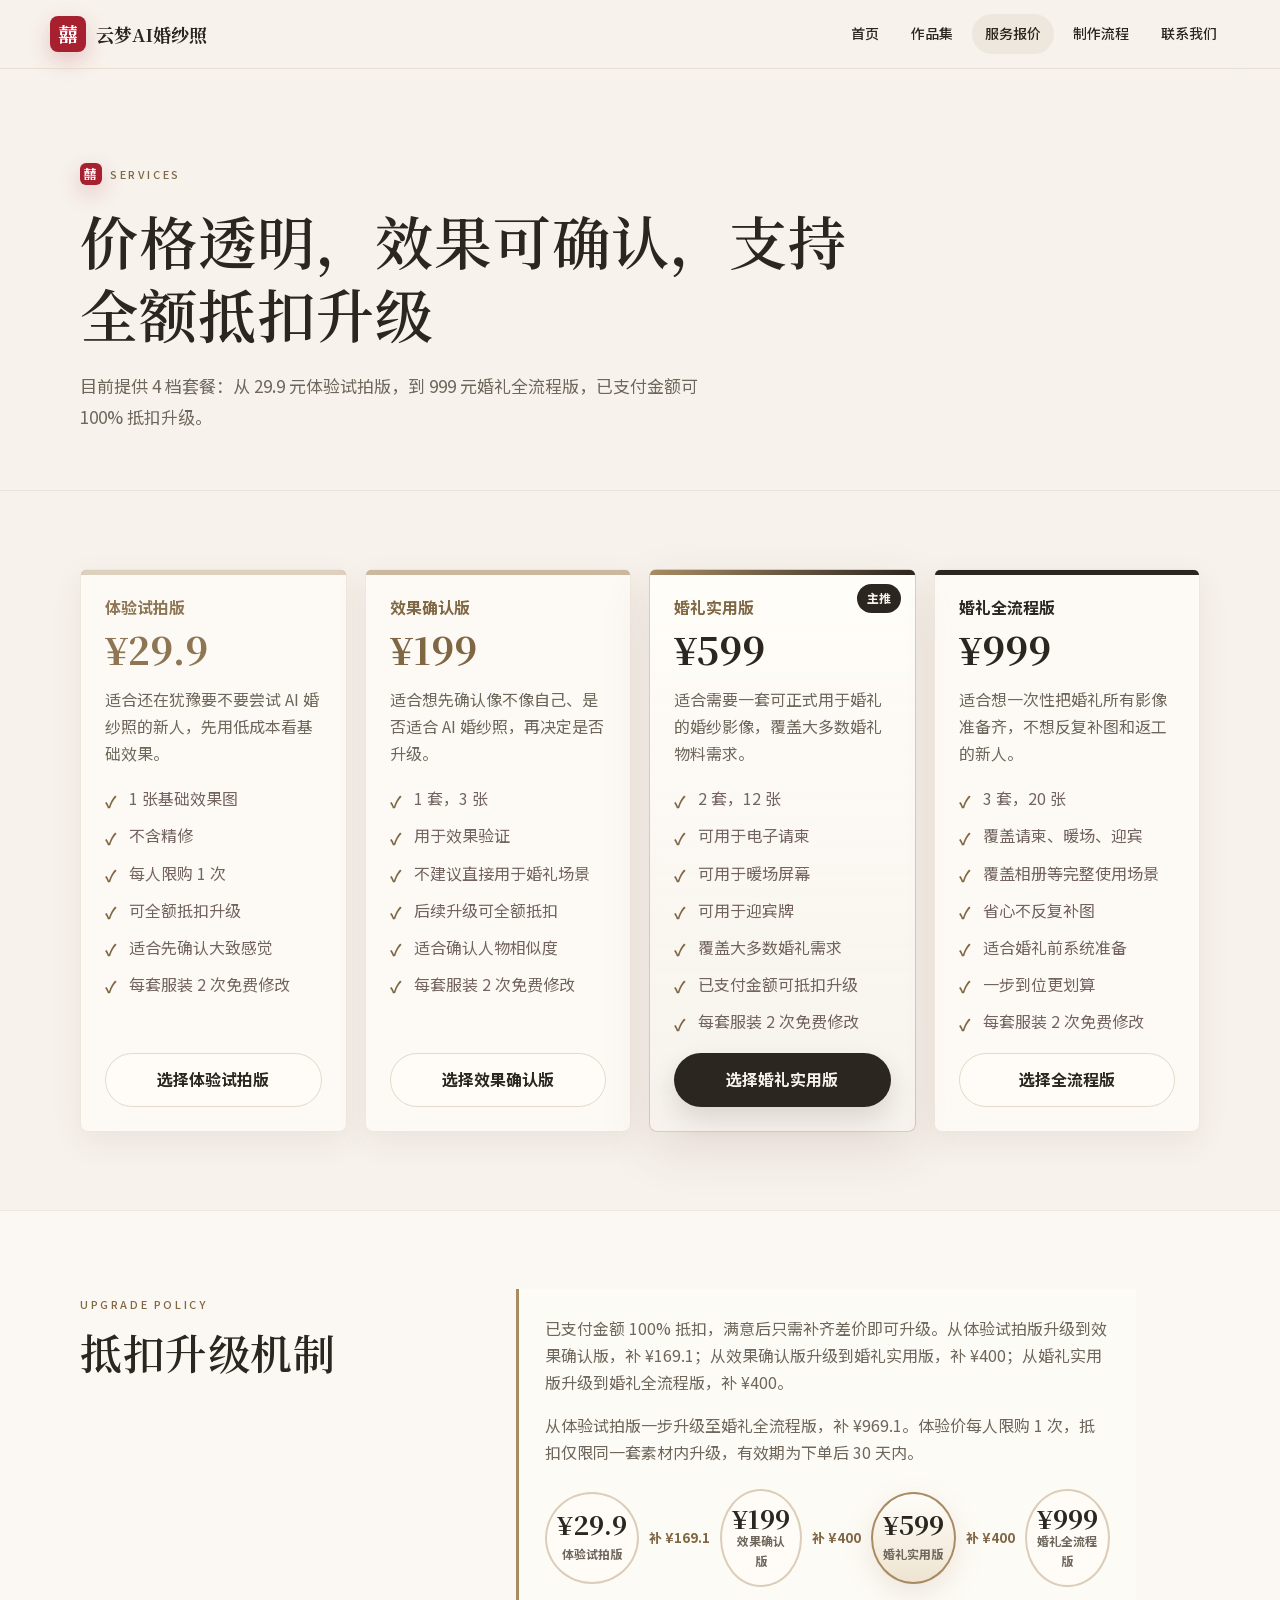
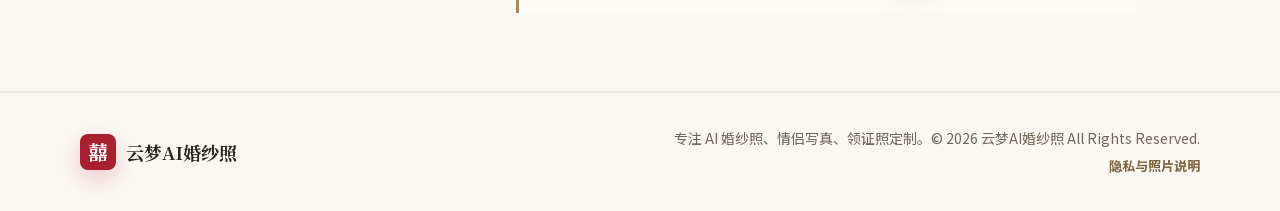
<file: services.html>
<!DOCTYPE html>
<html lang="zh-CN">
<head>
  <meta charset="UTF-8">
  <meta name="viewport" content="width=device-width, initial-scale=1.0">
  <meta name="description" content="云梦AI婚纱照服务与报价，体验试拍版、效果确认版、婚礼实用版、婚礼全流程版可选。">
  <title>服务与报价｜云梦AI婚纱照</title>
  <link rel="icon" href="images/favicon.svg" type="image/svg+xml">
  <link rel="stylesheet" href="css/style.css?v=20260710-phase4">
</head>
<body>
  <header class="site-header">
    <nav class="nav-wrap" aria-label="主导航">
      <a class="brand" href="index.html"><span class="seal">囍</span><span>云梦AI婚纱照</span></a>
      <button class="nav-toggle" type="button" aria-label="展开导航" aria-expanded="false"><span></span><span></span><span></span></button>
      <div class="nav-links">
        <a href="index.html">首页</a>
        <a href="portfolio.html">作品集</a>
        <a class="active" href="services.html">服务报价</a>
        <a href="process.html">制作流程</a>
        <a href="contact.html">联系我们</a>
      </div>
    </nav>
  </header>

  <main>
    <section class="page-hero">
      <div class="container">
        <span class="eyebrow"><span class="mini-seal">囍</span> Services</span>
        <h1>价格透明，效果可确认，支持全额抵扣升级</h1>
        <p data-package-summary>目前提供四档套餐，已支付金额可 100% 抵扣升级。</p>
      </div>
    </section>

    <section class="section">
      <div class="container pricing-grid" data-packages-target="services"></div>
    </section>

    <section class="section section-soft">
      <div class="container split-panel">
        <div>
          <span class="section-kicker">Upgrade Policy</span>
          <h2>抵扣升级机制</h2>
        </div>
        <div class="service-notes">
          <div class="upgrade-copy" data-upgrade-copy>
            <p>套餐差价正在加载。</p>
          </div>
          <div class="upgrade-flow" aria-label="套餐抵扣升级流程" data-upgrade-target></div>
        </div>
      </div>
    </section>
  </main>

  <footer class="site-footer">
    <div class="container footer-grid">
      <a class="brand" href="index.html"><span class="seal">囍</span><span>云梦AI婚纱照</span></a>
      <div class="footer-meta">
        <p>专注 AI 婚纱照、情侣写真、领证照定制。© 2026 云梦AI婚纱照 All Rights Reserved.</p>
        <a href="privacy.html">隐私与照片说明</a>
      </div>
    </div>
  </footer>

  <script src="js/cases.js?v=20260710-cms4"></script>
  <script src="js/main.js?v=20260710-contact2"></script>
</body>
</html>
</file>
<file: css/style.css>
@font-face {
  font-family: "Noto Sans SC";
  font-style: normal;
  font-weight: 400;
  font-display: swap;
  src: url("fonts/noto-sans-sc-400.woff2") format("woff2");
}

@font-face {
  font-family: "Noto Sans SC";
  font-style: normal;
  font-weight: 500;
  font-display: swap;
  src: url("fonts/noto-sans-sc-500.woff2") format("woff2");
}

@font-face {
  font-family: "Noto Sans SC";
  font-style: normal;
  font-weight: 700;
  font-display: swap;
  src: url("fonts/noto-sans-sc-700.woff2") format("woff2");
}

@font-face {
  font-family: "Noto Serif SC";
  font-style: normal;
  font-weight: 600;
  font-display: swap;
  src: url("fonts/noto-serif-sc-600.woff2") format("woff2");
}

@font-face {
  font-family: "Noto Serif SC";
  font-style: normal;
  font-weight: 700;
  font-display: swap;
  src: url("fonts/noto-serif-sc-700.woff2") format("woff2");
}

:root {
  --cream: #FBF6EE;
  --cream-deep: #F3E6D5;
  --pink: #F7DEE3;
  --pink-soft: #FFF3F5;
  --gold: #A98B63;
  --gold-text: #806744;
  --red: #A72030;
  --ink: #2B261F;
  --ink-soft: #6F675C;
  --paper: #F7F2EC;
  --muted: #74645F;
  --line: rgba(169, 139, 99, 0.18);
  --white: #FFFFFF;
  --shadow: 0 18px 50px rgba(96, 57, 44, 0.12);
  --shadow-soft: 0 10px 32px rgba(96, 57, 44, 0.08);
  --radius: 8px;
  --radius-sm: 6px;
  --max: 1120px;
  --serif: "Noto Serif SC", "Songti SC", serif;
  --sans: "Noto Sans SC", -apple-system, BlinkMacSystemFont, "Segoe UI", sans-serif;
}

* {
  box-sizing: border-box;
}

[hidden] {
  display: none !important;
}

html {
  scroll-behavior: smooth;
}

body {
  margin: 0;
  min-width: 320px;
  color: var(--ink);
  background: var(--paper);
  font-family: var(--sans);
  line-height: 1.7;
}

img {
  display: block;
  max-width: 100%;
}

a {
  color: inherit;
  text-decoration: none;
}

button,
input,
select,
textarea {
  font: inherit;
}

.container {
  width: min(calc(100% - 32px), var(--max));
  margin: 0 auto;
}

.narrow {
  max-width: 820px;
}

.site-header {
  position: sticky;
  top: 0;
  z-index: 20;
  background: rgba(247, 242, 236, 0.9);
  border-bottom: 1px solid rgba(169, 139, 99, 0.18);
  backdrop-filter: blur(18px);
}

.nav-wrap {
  position: relative;
  display: flex;
  align-items: center;
  justify-content: space-between;
  width: min(calc(100% - 28px), 1180px);
  min-height: 68px;
  margin: 0 auto;
}

.brand {
  display: inline-flex;
  align-items: center;
  gap: 10px;
  font-family: var(--serif);
  font-size: 18px;
  font-weight: 700;
  letter-spacing: 0;
  color: var(--ink);
  white-space: nowrap;
}

.seal,
.mini-seal {
  display: inline-grid;
  place-items: center;
  flex: 0 0 auto;
  color: var(--white);
  background: var(--red);
  font-family: var(--serif);
  font-weight: 700;
  box-shadow: 0 8px 22px rgba(167, 32, 48, 0.22);
}

.seal {
  width: 36px;
  height: 36px;
  border-radius: 8px;
  font-size: 20px;
}

.mini-seal {
  width: 22px;
  height: 22px;
  border-radius: 6px;
  font-size: 13px;
}

.large-seal {
  width: 48px;
  height: 48px;
  margin-bottom: 16px;
  font-size: 26px;
}

.nav-links {
  display: flex;
  align-items: center;
  gap: 6px;
}

.nav-links a {
  min-height: 40px;
  padding: 8px 13px;
  border-radius: 999px;
  color: var(--ink);
  font-size: 14px;
  font-weight: 500;
}

.nav-links a:hover,
.nav-links a.active {
  color: var(--ink);
  background: rgba(169, 139, 99, 0.1);
}

.nav-toggle {
  display: none;
  width: 42px;
  height: 42px;
  border: 1px solid var(--line);
  border-radius: 8px;
  background: rgba(247, 242, 236, 0.72);
}

.nav-toggle span {
  display: block;
  width: 18px;
  height: 2px;
  margin: 4px auto;
  background: var(--ink);
  border-radius: 2px;
}

.home-page .site-header {
  background: rgba(247, 242, 236, 0.88);
  border-bottom-color: rgba(169, 139, 99, 0.18);
}

.home-page .brand,
.home-page .nav-links a {
  color: var(--ink);
}

.home-page .nav-links a {
  background: transparent;
}

.home-page .nav-links a:hover,
.home-page .nav-links a.active {
  color: var(--ink);
  background: rgba(169, 139, 99, 0.1);
}

.home-page .nav-toggle {
  border-color: rgba(169, 139, 99, 0.28);
  background: rgba(247, 242, 236, 0.72);
}

.home-page .nav-toggle span {
  background: var(--ink);
}

.hero {
  position: relative;
  min-height: 640px;
  overflow: hidden;
  background: var(--cream);
}

.hero-home {
  min-height: calc(100vh - 68px);
  background: var(--paper);
}

.hero-home::before {
  display: none;
}

.hero-media {
  position: absolute;
  inset: 0;
  z-index: 0;
}

.hero-media::after {
  position: absolute;
  inset: 0;
  content: "";
  background:
    linear-gradient(90deg, rgba(251, 246, 238, 0.98) 0%, rgba(251, 246, 238, 0.82) 38%, rgba(251, 246, 238, 0.42) 100%),
    rgba(251, 246, 238, 0.12);
}

.hero-media img {
  width: 100%;
  height: 100%;
  object-fit: cover;
  object-position: center right;
}

.hero-grid {
  position: relative;
  z-index: 1;
  display: grid;
  align-items: center;
  min-height: 640px;
  padding: 68px 0 70px;
}

.hero-home .hero-grid {
  min-height: calc(100vh - 68px);
  padding: 14px 0 28px;
  align-items: start;
}

.hero-copy {
  max-width: 760px;
}

.hero-home .hero-copy {
  display: grid;
  justify-items: center;
  width: 100%;
  max-width: 760px;
  margin: 0 auto;
  text-align: center;
}

.hero-kicker {
  color: var(--gold-text);
  font-size: 11px;
  font-weight: 500;
  letter-spacing: 3px;
  line-height: 1.4;
  text-transform: uppercase;
}

.eyebrow,
.section-kicker {
  display: inline-flex;
  align-items: center;
  gap: 8px;
  color: var(--gold-text);
  font-size: 11px;
  font-weight: 500;
  letter-spacing: 2.6px;
  text-transform: uppercase;
}

h1,
h2,
h3 {
  margin: 0;
  color: var(--ink);
  font-family: var(--serif);
  font-weight: 600;
  letter-spacing: 0.5px;
  line-height: 1.25;
}

h1 {
  max-width: 820px;
  margin-top: 18px;
  font-weight: 500;
  letter-spacing: 1px;
  font-size: clamp(38px, 8vw, 72px);
}

.hero-copy h1 {
  max-width: 760px;
  font-size: clamp(56px, 7.8vw, 88px);
  line-height: 1.18;
}

.hero-home .hero-copy h1 {
  max-width: 760px;
  margin-top: 12px;
  color: var(--ink);
  font-weight: 500;
  font-size: clamp(38px, 4.7vw, 52px);
  letter-spacing: 1px;
  line-height: 1.18;
}

h2 {
  font-size: clamp(28px, 5vw, 42px);
}

h3 {
  font-size: 20px;
}

p {
  margin: 0;
}

.hero-copy p,
.page-hero p {
  max-width: 620px;
  margin-top: 22px;
  color: var(--ink-soft);
  font-size: 17px;
  line-height: 1.8;
}

.hero-home .hero-copy p {
  margin-top: 10px;
  color: var(--ink-soft);
  font-size: 13px;
  line-height: 1.8;
}

.hero-visual-card {
  position: relative;
  width: 100vw;
  aspect-ratio: 3 / 4;
  margin-top: 22px;
  margin-right: calc(50% - 50vw);
  margin-left: calc(50% - 50vw);
  overflow: hidden;
  border: 0;
  border-radius: 0;
  background: var(--paper);
  box-shadow: none;
}

.hero-visual-card img {
  width: 100%;
  height: 100%;
  object-fit: cover;
  object-position: center top;
}

.hero-series-label {
  position: absolute;
  left: 18px;
  bottom: 16px;
  color: rgba(255, 255, 255, 0.88);
  font-size: 10px;
  font-weight: 500;
  letter-spacing: 2px;
  line-height: 1;
  text-transform: uppercase;
}

@media (min-width: 640px) {
  .hero-visual-card {
    width: min(100%, 460px);
    margin-right: auto;
    margin-left: auto;
  }
}

.hero-pills {
  display: flex;
  flex-wrap: wrap;
  justify-content: center;
  gap: 0;
  padding: 0;
  margin: 18px 0 0;
  list-style: none;
}

.hero-pills li {
  display: inline-flex;
  align-items: center;
  min-height: auto;
  padding: 0;
  border: 0;
  border-radius: 0;
  color: var(--ink-soft);
  background: transparent;
  box-shadow: none;
  font-size: 12px;
  font-weight: 500;
}

.hero-pills li::before {
  content: none;
}

.hero-pills li + li::before {
  margin: 0 10px;
  color: #D8CDBB;
  content: "丨";
  font-weight: 500;
}

.hero-actions {
  display: flex;
  flex-wrap: wrap;
  gap: 14px;
  margin-top: 34px;
}

.hero-home .hero-actions {
  justify-content: center;
  margin-top: 18px;
}

.home-page .hero-home .btn-primary {
  color: var(--paper);
  background: var(--ink);
  box-shadow: none;
}

.home-page .hero-home .btn-ghost {
  color: var(--ink);
  border-color: rgba(169, 139, 99, 0.38);
  background: transparent;
}

.btn {
  display: inline-flex;
  align-items: center;
  justify-content: center;
  min-height: 46px;
  padding: 12px 20px;
  border: 1px solid transparent;
  border-radius: 999px;
  cursor: pointer;
  font-weight: 700;
  transition: transform 0.2s ease, box-shadow 0.2s ease, background 0.2s ease;
}

.btn:hover {
  transform: translateY(-2px);
}

.btn-primary {
  color: var(--paper);
  background: var(--ink);
  box-shadow: 0 12px 28px rgba(43, 38, 31, 0.14);
}

.btn-ghost {
  color: var(--ink);
  background: rgba(255, 253, 249, 0.52);
  border-color: rgba(169, 139, 99, 0.38);
}

.btn-line {
  width: 100%;
  color: var(--ink);
  background: rgba(255, 253, 249, 0.74);
  border-color: rgba(169, 139, 99, 0.3);
}

.section {
  padding: 78px 0;
}

.section-soft {
  background: rgba(255, 253, 249, 0.54);
  border-block: 1px solid rgba(169, 139, 99, 0.14);
}

.section-heading {
  max-width: 780px;
  margin-bottom: 30px;
}

.section-heading h2,
.split-panel h2,
.cta-inner h2 {
  margin-top: 10px;
}

.row-heading {
  display: flex;
  align-items: end;
  justify-content: space-between;
  gap: 18px;
  max-width: none;
}

.text-link {
  color: var(--gold-text);
  font-weight: 700;
  white-space: nowrap;
}

.text-link:hover {
  color: var(--ink);
}

.feature-grid,
.pricing-grid,
.case-grid {
  display: grid;
  gap: 18px;
}

.feature-grid {
  grid-template-columns: repeat(4, 1fr);
}

.feature-card,
.price-card,
.contact-card,
.success-panel {
  border: 1px solid rgba(169, 139, 99, 0.16);
  border-radius: var(--radius);
  background: rgba(255, 253, 249, 0.72);
  box-shadow: var(--shadow-soft);
}

.feature-card {
  padding: 24px;
}

.feature-number {
  display: inline-flex;
  margin-bottom: 20px;
  color: var(--gold-text);
  font-family: var(--serif);
  font-size: 26px;
  font-weight: 700;
}

.feature-card p,
.case-card p,
.price-card p,
.service-notes p,
.muted,
.contact-card p,
.faq-list p,
.requirement-list span {
  color: var(--ink-soft);
}

.case-grid {
  grid-template-columns: repeat(3, 1fr);
}

.preview-grid {
  grid-template-columns: repeat(4, 1fr);
}

.case-card {
  overflow: hidden;
  border: 1px solid rgba(169, 139, 99, 0.16);
  border-radius: var(--radius);
  background: rgba(255, 253, 249, 0.78);
  box-shadow: var(--shadow-soft);
  transition: transform 0.22s ease, box-shadow 0.22s ease;
}

.case-card:hover {
  transform: translateY(-4px);
  box-shadow: var(--shadow);
}

.case-card img {
  width: 100%;
  aspect-ratio: 4 / 5;
  object-fit: cover;
  object-position: center top;
  background: var(--paper);
}

.case-card div {
  padding: 18px;
}

.case-card span {
  display: inline-flex;
  margin-bottom: 8px;
  color: var(--gold-text);
  font-size: 13px;
  font-weight: 600;
}

.case-card h3 {
  font-size: 18px;
}

.portfolio-item {
  cursor: zoom-in;
}

.portfolio-item:focus-visible,
.filter-chip:focus-visible,
.btn:focus-visible,
.nav-toggle:focus-visible,
.nav-links a:focus-visible,
summary:focus-visible,
input:focus-visible,
select:focus-visible,
textarea:focus-visible {
  outline: 3px solid rgba(128, 103, 68, 0.32);
  outline-offset: 3px;
}

.case-card p {
  margin-top: 8px;
  font-size: 14px;
}

.cta-band {
  padding-top: 70px;
}

.cta-inner {
  display: flex;
  align-items: center;
  justify-content: space-between;
  gap: 28px;
  padding: 34px;
  border: 1px solid rgba(169, 139, 99, 0.18);
  border-radius: var(--radius);
  background:
    linear-gradient(135deg, rgba(255, 253, 249, 0.92), rgba(247, 242, 236, 0.72)),
    var(--paper);
  box-shadow: var(--shadow);
}

.cta-inner p {
  max-width: 650px;
  margin-top: 12px;
  color: var(--ink-soft);
}

.page-hero {
  padding: 90px 0 58px;
  background: var(--paper);
  border-bottom: 1px solid rgba(169, 139, 99, 0.14);
}

.page-hero h1 {
  font-weight: 500;
  letter-spacing: 1px;
  font-size: clamp(34px, 6vw, 58px);
}

.trust-band {
  border-block: 1px solid rgba(169, 139, 99, 0.16);
  background: rgba(255, 253, 249, 0.56);
}

.trust-grid {
  display: grid;
  grid-template-columns: repeat(4, 1fr);
}

.trust-grid > div {
  display: grid;
  gap: 5px;
  padding: 26px 22px;
  border-right: 1px solid rgba(169, 139, 99, 0.16);
}

.trust-grid > div:first-child {
  border-left: 1px solid rgba(169, 139, 99, 0.16);
}

.trust-grid span {
  color: var(--gold-text);
  font-size: 12px;
  font-weight: 700;
  letter-spacing: 1px;
}

.trust-grid strong {
  color: var(--ink);
  font-family: var(--serif);
  font-size: 16px;
  font-weight: 600;
  line-height: 1.55;
}

.filter-bar {
  display: flex;
  flex-wrap: wrap;
  gap: 10px;
  margin-bottom: 26px;
}

.filter-chip {
  min-height: 40px;
  padding: 8px 15px;
  border: 1px solid rgba(169, 139, 99, 0.24);
  border-radius: 999px;
  color: var(--ink-soft);
  background: rgba(255, 253, 249, 0.74);
  cursor: pointer;
  font-weight: 600;
}

.filter-chip.active,
.filter-chip:hover {
  color: var(--paper);
  background: var(--ink);
}

.portfolio-item.is-hidden {
  display: none;
}

.portfolio-collections {
  display: grid;
  gap: 68px;
}

.portfolio-category.is-hidden {
  display: none;
}

.portfolio-category-heading {
  display: flex;
  align-items: end;
  justify-content: space-between;
  gap: 24px;
  margin-bottom: 22px;
  padding-bottom: 18px;
  border-bottom: 1px solid rgba(169, 139, 99, 0.18);
}

.portfolio-category-heading h2 {
  margin-top: 8px;
  font-size: clamp(27px, 4vw, 38px);
}

.portfolio-category-heading p {
  max-width: 680px;
  margin-top: 8px;
  color: var(--ink-soft);
}

.portfolio-count {
  flex: 0 0 auto;
  color: var(--gold-text);
  font-size: 13px;
  font-weight: 700;
}

.pricing-grid {
  grid-template-columns: repeat(4, 1fr);
  align-items: stretch;
}

.pricing-poster-wrap {
  max-width: 960px;
}

.pricing-poster {
  width: 100%;
  border: 1px solid rgba(169, 139, 99, 0.2);
  border-radius: var(--radius);
  background: rgba(255, 253, 249, 0.72);
  box-shadow: var(--shadow);
}

.price-card {
  position: relative;
  display: flex;
  flex-direction: column;
  gap: 18px;
  padding: 24px;
}

.price-card::before {
  position: absolute;
  inset: 0 0 auto;
  height: 5px;
  border-radius: var(--radius) var(--radius) 0 0;
  background: rgba(169, 139, 99, 0.48);
  content: "";
}

.price-card.trial::before {
  background: rgba(169, 139, 99, 0.38);
}

.price-card.confirm::before {
  background: rgba(169, 139, 99, 0.58);
}

.price-card.practical::before {
  background: linear-gradient(90deg, var(--gold), var(--ink));
}

.price-card.full::before {
  background: var(--ink);
}

.price-card.recommended {
  border-color: rgba(169, 139, 99, 0.42);
  background: linear-gradient(180deg, rgba(255, 253, 249, 0.95), rgba(247, 242, 236, 0.86));
  box-shadow: var(--shadow);
}

.price-card.trial .price-head span,
.price-card.trial .price-head strong {
  color: #8E7654;
}

.price-card.confirm .price-head span,
.price-card.confirm .price-head strong {
  color: var(--gold-text);
}

.price-card.full .price-head span,
.price-card.full .price-head strong {
  color: var(--ink);
}

.recommend-badge {
  position: absolute;
  top: 14px;
  right: 14px;
  padding: 4px 10px;
  border-radius: 999px;
  color: var(--paper);
  background: var(--ink);
  font-size: 12px;
  font-weight: 700;
}

.price-head span {
  display: block;
  color: var(--gold-text);
  font-weight: 700;
}

.price-head strong {
  display: block;
  margin-top: 8px;
  color: var(--ink);
  font-family: var(--serif);
  font-size: 38px;
  line-height: 1;
}

.check-list,
.requirement-list {
  padding: 0;
  margin: 0;
  list-style: none;
}

.check-list {
  display: grid;
  gap: 10px;
  margin-bottom: auto;
}

.check-list li {
  position: relative;
  padding-left: 24px;
  color: var(--muted);
}

.check-list li::before {
  position: absolute;
  left: 0;
  top: 0.15em;
  color: var(--gold-text);
  content: "✓";
  font-weight: 700;
}

.split-panel {
  display: grid;
  grid-template-columns: 0.86fr 1.14fr;
  gap: 42px;
  align-items: start;
}

.service-notes {
  display: grid;
  gap: 16px;
  padding: 26px;
  border-left: 3px solid var(--gold);
  background: rgba(255, 253, 249, 0.58);
}

.upgrade-copy {
  display: grid;
  gap: 16px;
}

.upgrade-flow {
  display: grid;
  grid-template-columns: 1fr auto 1fr auto 1fr auto 1fr;
  gap: 10px;
  align-items: center;
  margin-top: 6px;
}

.upgrade-flow div {
  display: grid;
  place-items: center;
  min-height: 92px;
  padding: 14px 10px;
  border: 2px solid rgba(169, 139, 99, 0.42);
  border-radius: 50%;
  color: var(--ink);
  background: rgba(255, 253, 249, 0.78);
  text-align: center;
}

.upgrade-flow div.active {
  border-color: var(--gold);
  background: linear-gradient(180deg, rgba(255, 253, 249, 0.96), rgba(233, 219, 194, 0.72));
  box-shadow: 0 10px 28px rgba(169, 139, 99, 0.18);
}

.upgrade-flow strong {
  font-family: var(--serif);
  font-size: 26px;
  line-height: 1;
}

.upgrade-flow span {
  color: var(--ink-soft);
  font-size: 12px;
  font-weight: 700;
}

.upgrade-flow b {
  color: var(--gold-text);
  font-size: 13px;
  white-space: nowrap;
}

.timeline {
  position: relative;
  display: grid;
  gap: 16px;
}

.timeline::before {
  position: absolute;
  top: 8px;
  bottom: 8px;
  left: 24px;
  width: 1px;
  background: rgba(169, 139, 99, 0.34);
  content: "";
}

.timeline-item {
  position: relative;
  display: grid;
  grid-template-columns: 50px 1fr;
  gap: 18px;
}

.timeline-item > span {
  z-index: 1;
  display: grid;
  place-items: center;
  width: 50px;
  height: 50px;
  border-radius: 50%;
  color: var(--paper);
  background: var(--ink);
  font-family: var(--serif);
  font-weight: 700;
  box-shadow: 0 10px 26px rgba(43, 38, 31, 0.16);
}

.timeline-item > div {
  padding: 22px 24px;
  border: 1px solid rgba(169, 139, 99, 0.16);
  border-radius: var(--radius);
  background: rgba(255, 253, 249, 0.78);
  box-shadow: var(--shadow-soft);
}

.timeline-item h2 {
  font-size: 22px;
}

.timeline-item p {
  margin-top: 8px;
  color: var(--ink-soft);
}

.requirement-list {
  display: grid;
  gap: 12px;
}

.requirement-list li {
  display: grid;
  grid-template-columns: 150px 1fr;
  gap: 16px;
  padding: 18px;
  border: 1px solid rgba(169, 139, 99, 0.16);
  border-radius: var(--radius);
  background: rgba(255, 253, 249, 0.72);
}

.requirement-list strong {
  color: var(--gold-text);
}

.faq-list {
  display: grid;
  gap: 12px;
}

.faq-list details {
  border: 1px solid rgba(169, 139, 99, 0.16);
  border-radius: var(--radius);
  background: rgba(255, 253, 249, 0.78);
  box-shadow: var(--shadow-soft);
}

.faq-list summary {
  cursor: pointer;
  padding: 18px 20px;
  color: var(--ink);
  font-weight: 700;
}

.faq-list p {
  padding: 0 20px 20px;
}

.contact-layout {
  display: grid;
  grid-template-columns: 1fr 340px;
  gap: 24px;
  align-items: start;
}

.contact-main {
  min-width: 0;
}

.order-form {
  padding: 26px;
  border: 1px solid rgba(169, 139, 99, 0.16);
  border-radius: var(--radius);
  background: rgba(255, 253, 249, 0.82);
  box-shadow: var(--shadow);
}

.form-grid {
  display: grid;
  grid-template-columns: repeat(2, 1fr);
  gap: 18px;
}

label {
  display: grid;
  gap: 8px;
  color: var(--ink);
  font-weight: 700;
}

input,
select,
textarea {
  width: 100%;
  border: 1px solid rgba(169, 139, 99, 0.24);
  border-radius: var(--radius);
  color: var(--ink);
  background: #fffdf9;
  outline: none;
}

input,
select {
  height: 46px;
  padding: 0 13px;
}

textarea {
  resize: vertical;
  min-height: 138px;
  padding: 12px 13px;
}

input:focus,
select:focus,
textarea:focus {
  border-color: var(--gold);
  box-shadow: 0 0 0 3px rgba(169, 139, 99, 0.12);
}

input[aria-invalid="true"],
select[aria-invalid="true"],
textarea[aria-invalid="true"] {
  border-color: rgba(169, 139, 99, 0.62);
  background: #fffaf4;
}

.form-alert {
  margin-bottom: 18px;
  padding: 12px 14px;
  border: 1px solid rgba(169, 139, 99, 0.24);
  border-radius: var(--radius-sm);
  color: var(--ink);
  background: rgba(233, 219, 194, 0.34);
  font-size: 14px;
  font-weight: 700;
}

.textarea-label {
  margin-top: 18px;
}

.error-message {
  min-height: 18px;
  color: var(--gold-text);
  font-size: 12px;
  font-weight: 500;
}

.option-field {
  margin: 18px 0 0;
  padding: 0;
  border: 0;
}

.option-field legend {
  margin-bottom: 10px;
  color: var(--ink);
  font-weight: 700;
}

.option-grid {
  display: grid;
  grid-template-columns: repeat(2, 1fr);
  gap: 10px;
}

.urgent-grid {
  grid-template-columns: repeat(3, 1fr);
}

.choice-item {
  display: flex;
  align-items: center;
  min-height: 46px;
  padding: 10px 12px;
  border: 1px solid rgba(169, 139, 99, 0.18);
  border-radius: var(--radius-sm);
  background: #fffdf9;
  color: var(--ink-soft);
  font-size: 14px;
  font-weight: 600;
}

.choice-item input {
  width: 16px;
  height: 16px;
  margin: 0 8px 0 0;
  accent-color: var(--gold);
  flex: 0 0 auto;
}

.form-submit {
  margin-top: 22px;
}

.privacy-consent {
  grid-template-columns: 18px 1fr;
  gap: 8px 10px;
  align-items: start;
  margin-top: 18px;
  color: var(--ink-soft);
  font-size: 13px;
  font-weight: 500;
}

.privacy-consent input {
  width: 17px;
  height: 17px;
  margin: 3px 0 0;
  accent-color: var(--gold-text);
}

.privacy-consent a {
  margin: 0 3px;
  color: var(--gold-text);
  font-weight: 700;
  text-decoration: underline;
  text-underline-offset: 3px;
}

.privacy-consent .error-message {
  grid-column: 2;
}

.btn[disabled] {
  cursor: not-allowed;
  opacity: 0.68;
  transform: none;
}

.contact-card {
  padding: 24px;
}

.contact-card h2 {
  font-size: 26px;
}

.contact-card .check-list {
  margin: 18px 0;
}

.success-panel {
  margin-top: 24px;
  padding: 24px;
}

.contact-main .success-panel {
  margin-top: 0;
}

.contact-result {
  display: grid;
  gap: 18px;
}

.summary-card,
.wechat-card {
  border: 1px solid rgba(169, 139, 99, 0.16);
  border-radius: var(--radius);
  background: rgba(255, 253, 249, 0.82);
  box-shadow: var(--shadow-soft);
}

.summary-card {
  padding: 24px;
}

.contact-result:not([hidden]) .summary-card {
  animation: resultCardIn 0.42s ease both;
}

.result-icon {
  display: grid;
  place-items: center;
  width: 54px;
  height: 54px;
  margin-bottom: 14px;
  border: 1px solid rgba(169, 139, 99, 0.34);
  border-radius: 50%;
  color: var(--paper);
  background: linear-gradient(135deg, var(--ink), var(--gold));
  font-size: 26px;
  font-weight: 700;
  box-shadow: 0 16px 30px rgba(43, 38, 31, 0.14);
}

.result-icon.is-error {
  background: linear-gradient(135deg, #6F675C, #A98B63);
}

.wechat-card {
  display: grid;
  grid-template-columns: 1fr 220px;
  gap: 22px;
  align-items: center;
  padding: 24px;
}

.success-panel h2 {
  color: var(--ink);
  font-size: 28px;
}

.success-panel p {
  margin-top: 8px;
  color: var(--ink-soft);
}

#submitStatus {
  color: var(--ink);
  font-weight: 700;
}

.submit-note,
.submit-meta {
  color: var(--ink-soft);
}

.submit-meta {
  font-weight: 700;
}

.submission-details {
  margin-top: 18px;
  border: 1px solid rgba(169, 139, 99, 0.18);
  border-radius: var(--radius-sm);
  background: #fffdf9;
}

.submission-details summary {
  cursor: pointer;
  padding: 14px 16px;
  color: var(--gold-text);
  font-weight: 700;
}

.submission-details dl {
  display: grid;
  grid-template-columns: 120px 1fr;
  gap: 10px 14px;
  margin: 0;
  padding: 0 16px 16px;
}

.submission-details dt {
  color: var(--ink-soft);
}

.submission-details dd {
  margin: 0;
  color: var(--ink);
  font-weight: 700;
  word-break: break-word;
}

.copy-actions {
  display: flex;
  flex-wrap: wrap;
  gap: 12px;
  margin-top: 18px;
}

.wechat-id {
  color: var(--ink);
  font-weight: 700;
}

.wechat-id strong {
  color: var(--gold-text);
  letter-spacing: 0.02em;
}

.qr-placeholder {
  display: grid;
  place-items: center;
  min-height: 220px;
  padding: 8px;
  border: 1px dashed rgba(169, 139, 99, 0.42);
  border-radius: var(--radius);
  color: var(--ink-soft);
  background: linear-gradient(135deg, rgba(255, 253, 249, 0.66), rgba(233, 219, 194, 0.38));
  font-weight: 700;
  text-align: center;
}

.qr-placeholder img {
  width: 100%;
  height: auto;
  max-height: 300px;
  border-radius: var(--radius-sm);
  object-fit: contain;
}

.case-lightbox {
  position: fixed;
  inset: 0;
  z-index: 100;
  display: grid;
  place-items: center;
  padding: 28px;
  background: rgba(28, 24, 20, 0.88);
  backdrop-filter: blur(10px);
}

.case-lightbox-dialog {
  position: relative;
  display: grid;
  grid-template-columns: minmax(0, 1.35fr) minmax(260px, 0.65fr);
  width: min(1080px, 100%);
  max-height: calc(100vh - 56px);
  overflow: hidden;
  border: 1px solid rgba(255, 255, 255, 0.16);
  border-radius: var(--radius);
  background: var(--paper);
  box-shadow: 0 28px 80px rgba(0, 0, 0, 0.34);
}

.case-lightbox-dialog > img {
  width: 100%;
  height: min(82vh, 900px);
  object-fit: contain;
  background: #171411;
}

.case-lightbox-copy {
  align-self: center;
  padding: 34px;
}

.case-lightbox-copy span {
  color: var(--gold-text);
  font-size: 12px;
  font-weight: 700;
  letter-spacing: 1px;
}

.case-lightbox-copy h2 {
  margin-top: 10px;
  font-size: 30px;
}

.case-lightbox-copy p {
  margin-top: 14px;
  color: var(--ink-soft);
}

.case-lightbox-close {
  position: absolute;
  top: 14px;
  right: 14px;
  z-index: 2;
  display: grid;
  place-items: center;
  width: 42px;
  height: 42px;
  padding: 0;
  border: 1px solid rgba(255, 255, 255, 0.36);
  border-radius: 50%;
  color: var(--white);
  background: rgba(28, 24, 20, 0.72);
  cursor: pointer;
  font-size: 28px;
  line-height: 1;
}

body.lightbox-open {
  overflow: hidden;
}

.privacy-content {
  display: grid;
  gap: 18px;
}

.privacy-content article {
  display: grid;
  grid-template-columns: 46px 1fr;
  gap: 18px;
  padding-bottom: 20px;
  border-bottom: 1px solid rgba(169, 139, 99, 0.18);
}

.privacy-content article > span {
  color: var(--gold-text);
  font-family: var(--serif);
  font-size: 22px;
  font-weight: 700;
}

.privacy-content h2 {
  font-size: 26px;
}

.privacy-content article p {
  margin-top: 8px;
  color: var(--ink-soft);
}

.privacy-date {
  color: var(--ink-soft);
  font-size: 13px;
}

.site-toast {
  position: fixed;
  right: 22px;
  bottom: 22px;
  z-index: 60;
  max-width: min(360px, calc(100vw - 32px));
  padding: 13px 16px;
  border: 1px solid rgba(169, 139, 99, 0.2);
  border-radius: var(--radius-sm);
  color: var(--ink);
  background: rgba(255, 253, 249, 0.96);
  box-shadow: var(--shadow);
  font-size: 14px;
  font-weight: 700;
  opacity: 0;
  pointer-events: none;
  transform: translateY(10px);
  transition: opacity 0.24s ease, transform 0.24s ease;
}

.site-toast.show {
  opacity: 1;
  transform: translateY(0);
}

@keyframes resultCardIn {
  from {
    opacity: 0;
    transform: translateY(14px);
  }

  to {
    opacity: 1;
    transform: translateY(0);
  }
}

.success-panel dl {
  display: grid;
  grid-template-columns: 120px 1fr;
  gap: 10px 16px;
  margin: 20px 0 0;
}

.success-panel dt {
  color: var(--ink-soft);
}

.success-panel dd {
  margin: 0;
  font-weight: 700;
}

.site-footer {
  padding: 34px 0;
  border-top: 1px solid rgba(169, 139, 99, 0.16);
  background: rgba(255, 253, 249, 0.58);
}

.footer-grid {
  display: flex;
  align-items: center;
  justify-content: space-between;
  gap: 20px;
}

.footer-grid p {
  max-width: 620px;
  color: var(--ink-soft);
  font-size: 14px;
  text-align: right;
}

.footer-meta {
  display: grid;
  justify-items: end;
  gap: 4px;
}

.footer-meta a {
  color: var(--gold-text);
  font-size: 13px;
  font-weight: 700;
}

@media (max-width: 980px) {
  .feature-grid,
  .pricing-grid {
    grid-template-columns: repeat(2, 1fr);
  }

  .trust-grid {
    grid-template-columns: repeat(2, 1fr);
  }

  .trust-grid > div:nth-child(2) {
    border-right: 1px solid rgba(169, 139, 99, 0.16);
  }

  .trust-grid > div:nth-child(3) {
    border-left: 1px solid rgba(169, 139, 99, 0.16);
    border-top: 1px solid rgba(169, 139, 99, 0.16);
  }

  .trust-grid > div:nth-child(4) {
    border-top: 1px solid rgba(169, 139, 99, 0.16);
  }

  .preview-grid,
  .case-grid {
    grid-template-columns: repeat(2, 1fr);
  }

  .contact-layout,
  .split-panel {
    grid-template-columns: 1fr;
  }

  .upgrade-flow {
    grid-template-columns: 1fr;
    justify-items: center;
  }

  .upgrade-flow div {
    width: 150px;
    height: 150px;
  }

  .upgrade-flow b::after {
    display: block;
    width: 1px;
    height: 24px;
    margin: 8px auto 0;
    background: rgba(169, 139, 99, 0.46);
    content: "";
  }

  .hero-media::after {
    background: linear-gradient(180deg, rgba(251, 246, 238, 0.95), rgba(251, 246, 238, 0.7), rgba(251, 246, 238, 0.2));
  }
}

@media (max-width: 760px) {
  .nav-wrap {
    min-height: 64px;
  }

  .nav-toggle {
    display: block;
  }

  .nav-links {
    position: absolute;
    top: calc(100% + 8px);
    right: 0;
    left: 0;
    display: none;
    flex-direction: column;
    align-items: stretch;
    padding: 10px;
    border: 1px solid rgba(169, 139, 99, 0.16);
    border-radius: var(--radius);
    background: rgba(255, 253, 249, 0.98);
    box-shadow: var(--shadow);
  }

  .nav-links.open {
    display: flex;
  }

  .nav-links a {
    border-radius: var(--radius);
  }

  .hero,
  .hero-grid {
    min-height: 620px;
  }

  .hero-home,
  .hero-home .hero-grid {
    min-height: auto;
  }

  .hero-grid {
    align-items: end;
    padding: 58px 0 56px;
  }

  .hero-home .hero-grid {
    padding: 22px 0 34px;
  }

  .hero-copy h1 {
    font-size: clamp(40px, 12vw, 56px);
  }

  .hero-copy p,
  .page-hero p {
    font-size: 16px;
  }

  .section {
    padding: 58px 0;
  }

  .page-hero {
    padding: 58px 0 44px;
  }

  .row-heading,
  .cta-inner,
  .footer-grid {
    align-items: flex-start;
    flex-direction: column;
  }

  .footer-grid p {
    text-align: left;
  }

  .footer-meta {
    justify-items: start;
  }

  .filter-bar {
    position: sticky;
    top: 72px;
    z-index: 10;
    flex-wrap: nowrap;
    overflow-x: auto;
    margin-inline: -13px;
    padding: 10px 13px;
    background: rgba(247, 242, 236, 0.94);
    backdrop-filter: blur(14px);
    scrollbar-width: none;
  }

  .filter-bar::-webkit-scrollbar {
    display: none;
  }

  .filter-chip {
    flex: 0 0 auto;
  }

  .portfolio-collections {
    gap: 52px;
  }

  .portfolio-category-heading {
    align-items: flex-start;
    flex-direction: column;
    gap: 8px;
  }

  .form-grid,
  .option-grid,
  .urgent-grid,
  .feature-grid,
  .pricing-grid,
  .preview-grid,
  .case-grid {
    grid-template-columns: 1fr;
  }

  .cta-inner,
  .order-form {
    padding: 22px;
  }

  .requirement-list li {
    grid-template-columns: 1fr;
    gap: 6px;
  }

  .success-panel dl {
    grid-template-columns: 1fr;
    gap: 4px;
  }

  .success-panel,
  .summary-card,
  .wechat-card {
    padding: 20px;
  }

  .wechat-card {
    grid-template-columns: 1fr;
  }

  .case-lightbox {
    padding: 12px;
  }

  .case-lightbox-dialog {
    grid-template-columns: 1fr;
    max-height: calc(100vh - 24px);
    overflow-y: auto;
  }

  .case-lightbox-dialog > img {
    height: min(66vh, 620px);
  }

  .case-lightbox-copy {
    padding: 22px;
  }

  .case-lightbox-copy h2 {
    font-size: 25px;
  }

  .copy-actions {
    flex-direction: column;
  }

  .copy-actions .btn {
    width: 100%;
  }
}

@media (max-width: 430px) {
  .container {
    width: min(calc(100% - 26px), var(--max));
  }

  .brand {
    font-size: 16px;
  }

  .seal {
    width: 34px;
    height: 34px;
  }

  h1 {
    font-size: 38px;
  }

  .hero-copy h1 {
    font-size: 34px;
  }

  h2 {
    font-size: 29px;
  }

  .btn {
    width: 100%;
  }

  .hero-actions {
    width: 100%;
  }

  .filter-chip {
    flex: 0 0 auto;
  }

  .qr-placeholder {
    min-height: 180px;
  }
}

@media (prefers-reduced-motion: reduce) {
  html {
    scroll-behavior: auto;
  }

  *,
  *::before,
  *::after {
    animation-duration: 0.01ms !important;
    animation-iteration-count: 1 !important;
    transition-duration: 0.01ms !important;
  }
}
</file>
